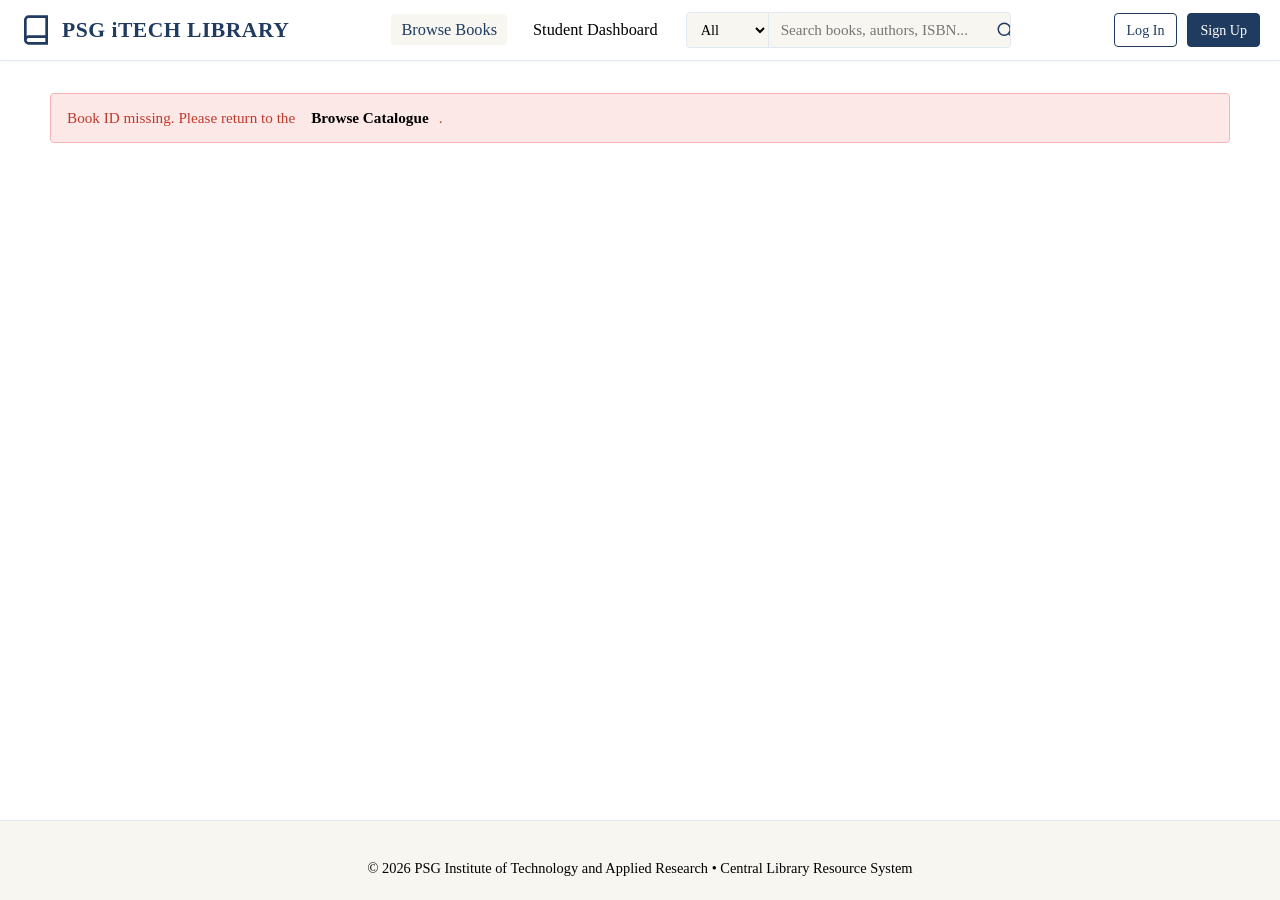
<file: target/psgitech-library/book-details.html>
<!DOCTYPE html>
<html lang="en">
<head>
    <meta charset="UTF-8">
    <meta name="viewport" content="width=device-width, initial-scale=1.0">
    <title>Book Details | PSG iTech Library</title>
    <link rel="stylesheet" href="css/library-theme.css">
</head>
<body>

    <!-- Global Navigation -->
    <header class="navbar">
        <div class="nav-container">
            <a href="index.html" class="nav-left">
                <svg class="logo-icon" viewBox="0 0 24 24" fill="none" stroke="currentColor" stroke-width="2">
                    <path d="M4 19.5A2.5 2.5 0 0 1 6.5 17H20"></path>
                    <path d="M6.5 2H20v20H6.5A2.5 2.5 0 0 1 4 19.5v-15A2.5 2.5 0 0 1 6.5 2z"></path>
                </svg>
                <span class="brand-text">PSG iTECH LIBRARY</span>
            </a>

            <div class="nav-middle">
                <ul class="nav-menu">
                    <li><a href="browse.html" class="active">Browse Books</a></li>
                    <li><a href="student-home.html" id="navDashboardLink">Student Dashboard</a></li>
                </ul>
                <form class="nav-search-form" id="navSearchForm">
                    <select class="nav-search-select" id="navSearchType">
                        <option value="all">All</option>
                        <option value="title">Title</option>
                        <option value="author">Author</option>
                        <option value="isbn">ISBN</option>
                    </select>
                    <input type="text" class="nav-search-input" id="navSearchInput" placeholder="Search books, authors, ISBN...">
                    <button type="submit" class="nav-search-btn">
                        <svg width="18" height="18" viewBox="0 0 24 24" fill="none" stroke="currentColor" stroke-width="2">
                            <circle cx="11" cy="11" r="8"></circle>
                            <line x1="21" y1="21" x2="16.65" y2="16.65"></line>
                        </svg>
                    </button>
                </form>
            </div>

            <div class="nav-right">
                <div class="nav-actions" id="navLoggedOut">
                    <a href="login.html" class="btn btn-secondary btn-sm">Log In</a>
                    <a href="register.html" class="btn btn-primary btn-sm">Sign Up</a>
                </div>
                <div class="nav-actions" id="navLoggedIn" style="display: none;">
                    <div class="profile-dropdown">
                        <button class="profile-trigger" id="profileTrigger">
                            <span class="avatar-icon" id="navAvatar">U</span>
                            <span id="navUsername">Account</span>
                        </button>
                        <div class="dropdown-menu" id="profileDropdownMenu">
                            <a href="profile.html" class="dropdown-item">My Profile</a>
                            <a href="manage-books.html" class="dropdown-item" id="navStaffManageLink" style="display: none;">Manage Books</a>
                            <div class="dropdown-divider"></div>
                            <a href="logout" class="dropdown-item" data-action="logout" style="color: var(--danger);">Log Out</a>
                        </div>
                    </div>
                </div>
            </div>
        </div>
    </header>

    <main class="main-content">
        <div class="container" style="margin-top: 32px;">
            <div id="bookDetailsContainer">
                <!-- Dynamically populated by books.js -->
                <div style="text-align: center; padding: 60px 20px;">
                    <p class="text-secondary" style="font-size: 1.1rem;">Loading book details from catalog...</p>
                </div>
            </div>
        </div>
    </main>

    <!-- Modal 1: Add Physical Copies (Staff only) -->
    <div class="modal-overlay" id="addCopiesModal">
        <div class="modal-container">
            <div class="modal-header">
                <h3 class="modal-title" style="margin: 0;">Add Physical Book Copies</h3>
                <button class="modal-close" onclick="closeModal('addCopiesModal')">&times;</button>
            </div>
            <form id="addCopiesForm">
                <div class="modal-body">
                    <div id="addCopiesAlert" class="alert" style="display: none;"></div>
                    <input type="hidden" id="addCopiesBookId" name="bookId">

                    <div class="form-group">
                        <label for="addCopiesCount" class="form-label">Number of Physical Copies to Add *</label>
                        <input type="number" id="addCopiesCount" name="numberOfCopies" class="form-control" min="1" max="50" value="1" required>
                        <small class="helper-text">Each copy will be automatically assigned a unique accession copy code (e.g. PSG-BK{id}-C{num}) and status AVAILABLE.</small>
                    </div>
                </div>
                <div class="modal-footer">
                    <button type="button" class="btn btn-secondary btn-sm" onclick="closeModal('addCopiesModal')">Cancel</button>
                    <button type="submit" class="btn btn-primary btn-sm">Generate Physical Copies</button>
                </div>
            </form>
        </div>
    </div>

    <!-- Modal 2: Edit Book Information (Staff only) -->
    <div class="modal-overlay" id="editBookModal">
        <div class="modal-container" style="max-width: 650px;">
            <div class="modal-header">
                <h3 class="modal-title" style="margin: 0;">Edit Book Metadata</h3>
                <button class="modal-close" onclick="closeModal('editBookModal')">&times;</button>
            </div>
            <form id="editBookForm">
                <div class="modal-body">
                    <div id="editBookAlert" class="alert" style="display: none;"></div>
                    <input type="hidden" id="editBookId" name="bookId">

                    <div class="form-group">
                        <label for="editTitle" class="form-label">Book Title *</label>
                        <input type="text" id="editTitle" name="title" class="form-control" required>
                    </div>

                    <div class="form-group row-2">
                        <div>
                            <label for="editAuthor" class="form-label">Author(s) *</label>
                            <input type="text" id="editAuthor" name="author" class="form-control" required>
                        </div>
                        <div>
                            <label for="editIsbn" class="form-label">ISBN (Immutable)</label>
                            <input type="text" id="editIsbn" name="isbn" class="form-control" disabled style="background-color: var(--background-warm);">
                        </div>
                    </div>

                    <div class="form-group row-2">
                        <div>
                            <label for="editPublisher" class="form-label">Publisher *</label>
                            <input type="text" id="editPublisher" name="publisher" class="form-control" required>
                        </div>
                        <div>
                            <label for="editEdition" class="form-label">Edition</label>
                            <input type="text" id="editEdition" name="edition" class="form-control" placeholder="e.g. 4th Edition">
                        </div>
                    </div>

                    <div class="form-group row-3">
                        <div>
                            <label for="editYear" class="form-label">Year *</label>
                            <input type="number" id="editYear" name="publicationYear" class="form-control" required>
                        </div>
                        <div>
                            <label for="editCategory" class="form-label">Category *</label>
                            <select id="editCategory" name="category" class="form-control" required>
                                <option value="Computer Science">Computer Science</option>
                                <option value="Programming">Programming</option>
                                <option value="Data Structures">Data Structures</option>
                                <option value="Artificial Intelligence">Artificial Intelligence</option>
                                <option value="Mathematics">Mathematics</option>
                                <option value="Electronics">Electronics</option>
                                <option value="General Knowledge">General Knowledge</option>
                                <option value="Fiction">Fiction</option>
                            </select>
                        </div>
                        <div>
                            <label for="editDepartment" class="form-label">Department *</label>
                            <select id="editDepartment" name="department" class="form-control" required>
                                <option value="CSE">CSE</option>
                                <option value="IT">IT</option>
                                <option value="ECE">ECE</option>
                                <option value="EEE">EEE</option>
                                <option value="MECH">MECH</option>
                                <option value="AI&DS">AI&DS</option>
                                <option value="CIVIL">CIVIL</option>
                                <option value="GENERAL">GENERAL</option>
                            </select>
                        </div>
                    </div>

                    <div class="form-group">
                        <label for="editCoverUrl" class="form-label">Cover Image URL</label>
                        <input type="url" id="editCoverUrl" name="coverImageUrl" class="form-control" placeholder="https://...">
                    </div>

                    <div class="form-group">
                        <label for="editDescription" class="form-label">Description / Abstract</label>
                        <textarea id="editDescription" name="description" class="form-control" rows="3"></textarea>
                    </div>
                </div>
                <div class="modal-footer">
                    <button type="button" class="btn btn-secondary btn-sm" onclick="closeModal('editBookModal')">Cancel</button>
                    <button type="submit" class="btn btn-primary btn-sm">Save Book Changes</button>
                </div>
            </form>
        </div>
    </div>

    <!-- Footer -->
    <footer class="footer">
        <div class="container text-secondary" style="text-align: center; font-size: 0.9rem;">
            <p>&copy; 2026 PSG Institute of Technology and Applied Research &bull; Central Library Resource System</p>
        </div>
    </footer>

    <script src="js/main.js"></script>
    <script src="js/auth.js"></script>
    <script src="js/books.js"></script>
    <script>
        document.addEventListener('DOMContentLoaded', function () {
            if (isStaffUser()) {
                const staffLink = document.getElementById('navStaffManageLink');
                if (staffLink) staffLink.style.display = 'block';
            }
        });
    </script>
</body>
</html>
</file>
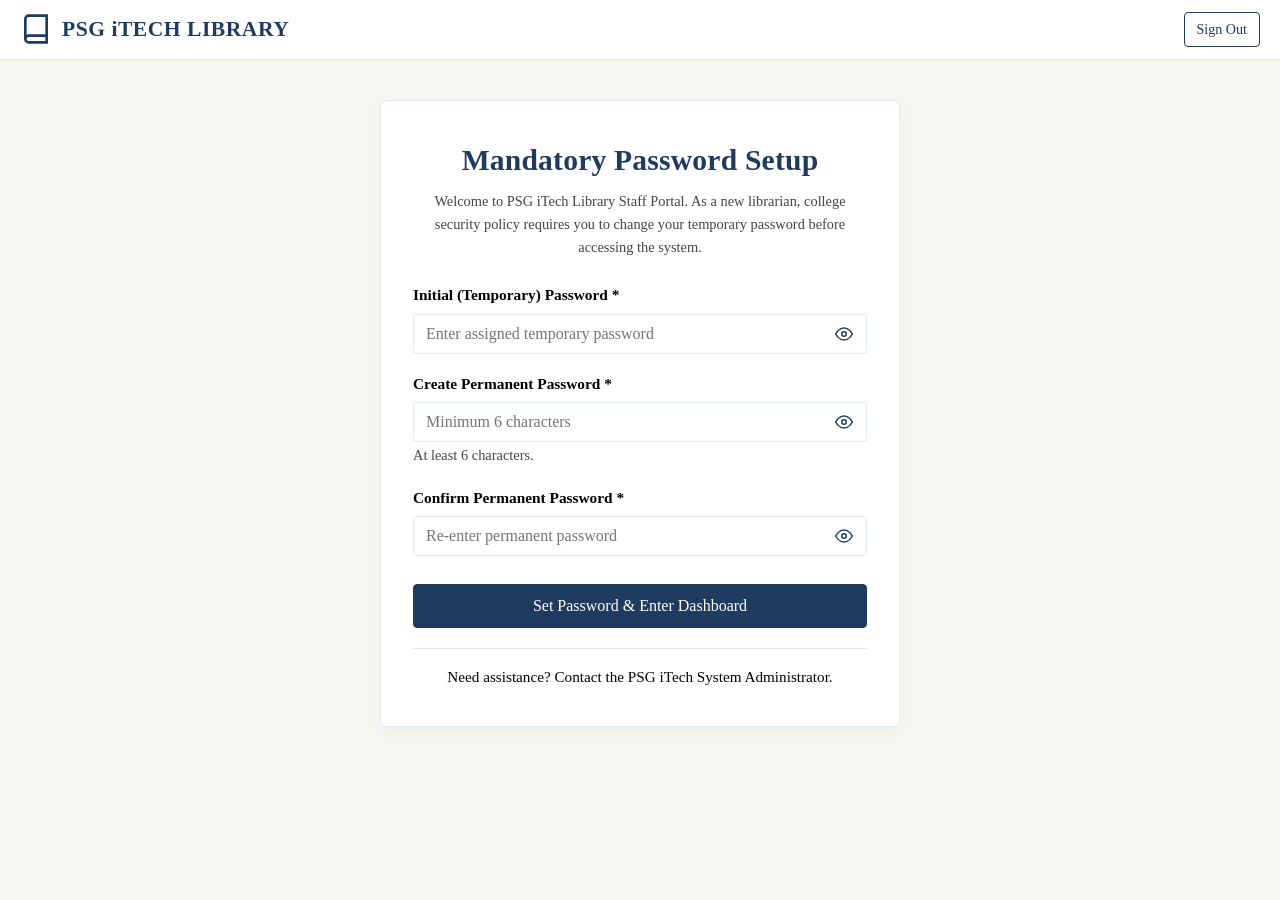
<file: target/psgitech-library/first-login-change-password.html>
<!DOCTYPE html>
<html lang="en">
<head>
    <meta charset="UTF-8">
    <meta name="viewport" content="width=device-width, initial-scale=1.0">
    <title>First Login Security Setup | PSG iTech Library</title>
    <link rel="stylesheet" href="css/library-theme.css">
</head>
<body style="background-color: var(--background-warm);">

    <!-- Header -->
    <header class="navbar">
        <div class="nav-container">
            <a href="index.html" class="nav-left">
                <svg class="logo-icon" viewBox="0 0 24 24" fill="none" stroke="currentColor" stroke-width="2">
                    <path d="M4 19.5A2.5 2.5 0 0 1 6.5 17H20"></path>
                    <path d="M6.5 2H20v20H6.5A2.5 2.5 0 0 1 4 19.5v-15A2.5 2.5 0 0 1 6.5 2z"></path>
                </svg>
                <span class="brand-text">PSG iTECH LIBRARY</span>
            </a>
            <div class="nav-right">
                <a href="logout" class="btn btn-secondary btn-sm" data-action="logout">Sign Out</a>
            </div>
        </div>
    </header>

    <main class="auth-wrapper">
        <div class="auth-card" style="max-width: 520px;">
            <div class="auth-header">
                <h2>Mandatory Password Setup</h2>
                <p class="text-secondary">Welcome to PSG iTech Library Staff Portal. As a new librarian, college security policy requires you to change your temporary password before accessing the system.</p>
            </div>

            <div id="firstLoginAlert" class="alert" style="display: none;"></div>

            <form id="firstLoginPasswordForm" method="POST" action="change-password">
                <div class="form-group">
                    <label for="initialPassword" class="form-label">Initial (Temporary) Password *</label>
                    <div class="password-input-wrapper">
                        <input type="password" id="initialPassword" name="currentPassword" class="form-control" placeholder="Enter assigned temporary password" required autocomplete="current-password">
                        <button type="button" class="toggle-password-btn" data-toggle-target="initialPassword" title="Show or hide password">
                            <svg width="18" height="18" viewBox="0 0 24 24" fill="none" stroke="currentColor" stroke-width="2">
                                <path d="M1 12s4-8 11-8 11 8 11 8-4 8-11 8-11-8-11-8z"></path>
                                <circle cx="12" cy="12" r="3"></circle>
                            </svg>
                        </button>
                    </div>
                </div>

                <div class="form-group">
                    <label for="newPassword" class="form-label">Create Permanent Password *</label>
                    <div class="password-input-wrapper">
                        <input type="password" id="newPassword" name="newPassword" class="form-control" placeholder="Minimum 6 characters" required autocomplete="new-password">
                        <button type="button" class="toggle-password-btn" data-toggle-target="newPassword" title="Show or hide password">
                            <svg width="18" height="18" viewBox="0 0 24 24" fill="none" stroke="currentColor" stroke-width="2">
                                <path d="M1 12s4-8 11-8 11 8 11 8-4 8-11 8-11-8-11-8z"></path>
                                <circle cx="12" cy="12" r="3"></circle>
                            </svg>
                        </button>
                    </div>
                    <small class="helper-text">At least 6 characters.</small>
                </div>

                <div class="form-group">
                    <label for="confirmNewPassword" class="form-label">Confirm Permanent Password *</label>
                    <div class="password-input-wrapper">
                        <input type="password" id="confirmNewPassword" name="confirmPassword" class="form-control" placeholder="Re-enter permanent password" required autocomplete="new-password">
                        <button type="button" class="toggle-password-btn" data-toggle-target="confirmNewPassword" title="Show or hide password">
                            <svg width="18" height="18" viewBox="0 0 24 24" fill="none" stroke="currentColor" stroke-width="2">
                                <path d="M1 12s4-8 11-8 11 8 11 8-4 8-11 8-11-8-11-8z"></path>
                                <circle cx="12" cy="12" r="3"></circle>
                            </svg>
                        </button>
                    </div>
                </div>

                <button type="submit" class="btn btn-primary btn-block" style="padding: 12px; margin-top: 10px;">Set Password &amp; Enter Dashboard</button>
            </form>

            <div class="auth-footer text-secondary">
                <p>Need assistance? Contact the PSG iTech System Administrator.</p>
            </div>
        </div>
    </main>

    <script src="js/auth.js"></script>
</body>
</html>
</file>
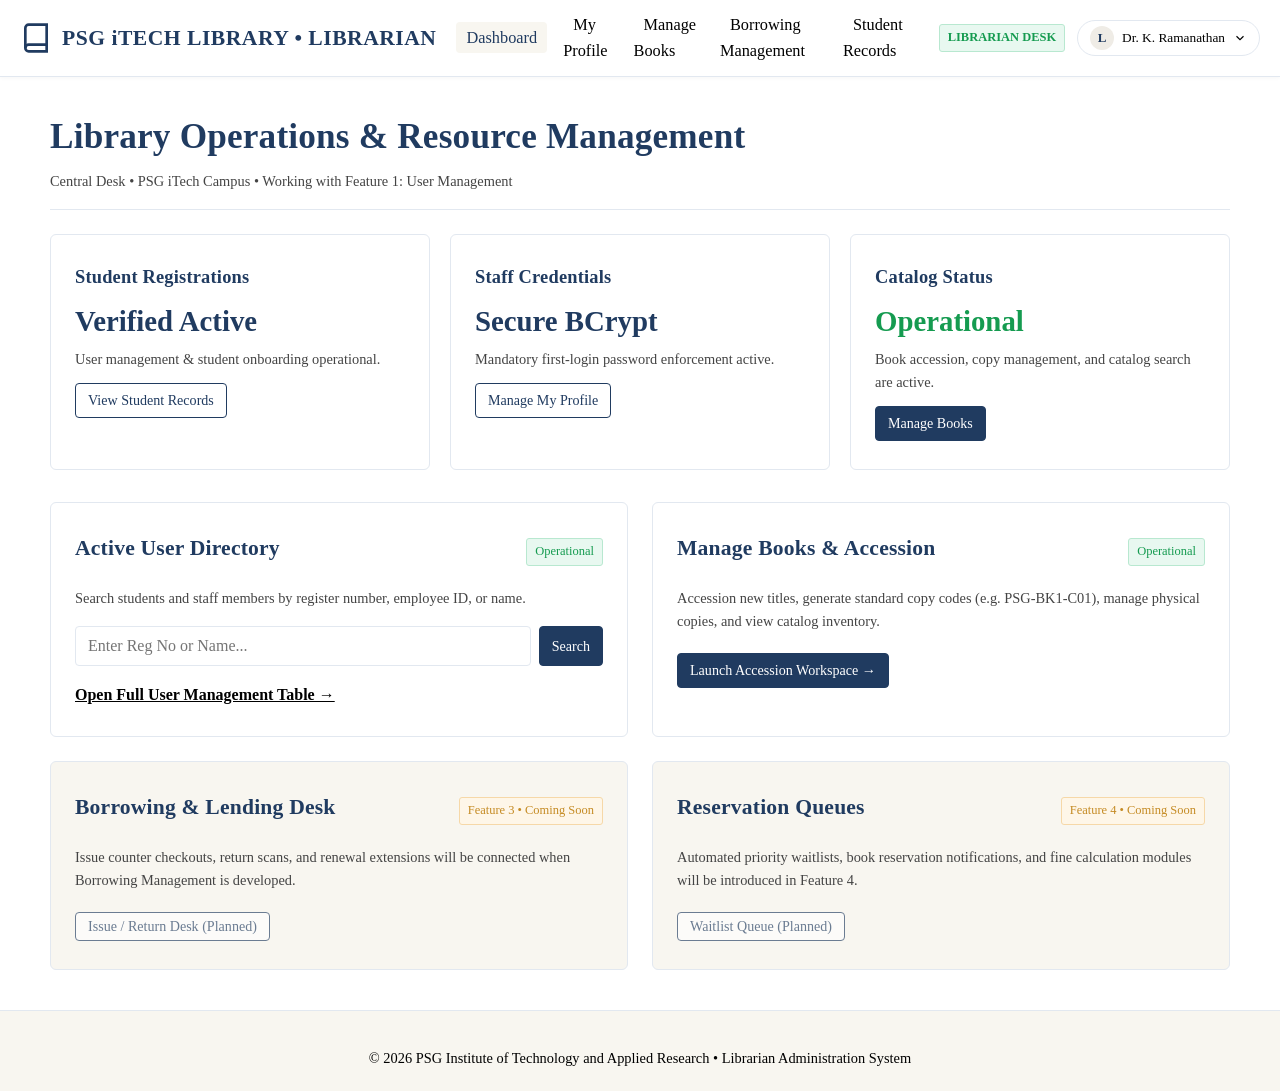
<file: target/psgitech-library/librarian-dashboard.html>
<!DOCTYPE html>
<html lang="en">
<head>
    <meta charset="UTF-8">
    <meta name="viewport" content="width=device-width, initial-scale=1.0">
    <title>Librarian Dashboard | PSG iTech Library</title>
    <link rel="stylesheet" href="css/library-theme.css">
</head>
<body>

    <!-- Global Navigation -->
    <header class="navbar">
        <div class="nav-container">
            <a href="librarian-dashboard.html" class="nav-left">
                <svg class="logo-icon" viewBox="0 0 24 24" fill="none" stroke="currentColor" stroke-width="2">
                    <path d="M4 19.5A2.5 2.5 0 0 1 6.5 17H20"></path>
                    <path d="M6.5 2H20v20H6.5A2.5 2.5 0 0 1 4 19.5v-15A2.5 2.5 0 0 1 6.5 2z"></path>
                </svg>
                <span class="brand-text">PSG iTECH LIBRARY &bull; LIBRARIAN</span>
            </a>

            <!-- Navigation Links -->
            <div class="nav-middle">
                <ul class="nav-menu">
                    <li><a href="librarian-dashboard.html" class="active">Dashboard</a></li>
                    <li><a href="profile.html">My Profile</a></li>
                    <li><a href="manage-books.html">Manage Books</a></li>
                    <li><a href="#borrowing" onclick="showComingSoon('Borrowing Management (Feature 3)')">Borrowing Management</a></li>
                    <li><a href="admin-users.html">Student Records</a></li>
                </ul>
            </div>

            <div class="nav-right">
                <span class="badge badge-available" style="font-weight: bold;">LIBRARIAN DESK</span>
                <div class="profile-dropdown">
                    <button class="profile-trigger" id="profileTrigger">
                        <span class="avatar-icon">L</span>
                        <span id="libNavName">Dr. K. Ramanathan</span>
                        <svg width="14" height="14" viewBox="0 0 24 24" fill="none" stroke="currentColor" stroke-width="2">
                            <polyline points="6 9 12 15 18 9"></polyline>
                        </svg>
                    </button>
                    <div class="dropdown-menu" id="profileDropdownMenu">
                        <div class="dropdown-header">Staff Portal</div>
                        <a href="profile.html" class="dropdown-item">My Profile</a>
                        <a href="profile.html#change-password" class="dropdown-item">Change Password</a>
                        <a href="admin-users.html" class="dropdown-item">User Directory</a>
                        <div class="dropdown-divider"></div>
                        <a href="logout" class="dropdown-item" data-action="logout" style="color: var(--danger);">Log Out</a>
                    </div>
                </div>
            </div>
        </div>
    </header>

    <main class="main-content">
        <div class="container" style="margin-top: 32px;">

            <!-- Header Banner -->
            <div style="border-bottom: 1px solid var(--border); padding-bottom: 16px; margin-bottom: 24px;">
                <h1 style="margin-bottom: 4px;">Library Operations &amp; Resource Management</h1>
                <p class="text-secondary">Central Desk &bull; PSG iTech Campus &bull; Working with Feature 1: User Management</p>
            </div>

            <!-- Functional Summary Badges -->
            <div style="display: grid; grid-template-columns: repeat(3, 1fr); gap: 20px; margin-bottom: 32px;">
                <div class="info-card">
                    <h4 style="margin-bottom: 6px;">Student Registrations</h4>
                    <div style="font-size: 1.8rem; font-weight: bold; color: var(--primary);">Verified Active</div>
                    <p class="text-secondary" style="font-size: 0.9rem; margin-top: 4px;">User management &amp; student onboarding operational.</p>
                    <a href="admin-users.html" class="btn btn-secondary btn-sm" style="margin-top: 12px;">View Student Records</a>
                </div>

                <div class="info-card">
                    <h4 style="margin-bottom: 6px;">Staff Credentials</h4>
                    <div style="font-size: 1.8rem; font-weight: bold; color: var(--primary);">Secure BCrypt</div>
                    <p class="text-secondary" style="font-size: 0.9rem; margin-top: 4px;">Mandatory first-login password enforcement active.</p>
                    <a href="profile.html" class="btn btn-secondary btn-sm" style="margin-top: 12px;">Manage My Profile</a>
                </div>

                <div class="info-card">
                    <h4 style="margin-bottom: 6px;">Catalog Status</h4>
                    <div style="font-size: 1.8rem; font-weight: bold; color: var(--success, #1B4D3E);">Operational</div>
                    <p class="text-secondary" style="font-size: 0.9rem; margin-top: 4px;">Book accession, copy management, and catalog search are active.</p>
                    <a href="manage-books.html" class="btn btn-primary btn-sm" style="margin-top: 12px;">Manage Books</a>
                </div>
            </div>

            <!-- Management Sections (Operational vs Coming Soon) -->
            <div style="display: grid; grid-template-columns: 1fr 1fr; gap: 24px;">
                <!-- Operational: User Directory Quick Search -->
                <div class="info-card">
                    <div style="display: flex; justify-content: space-between; align-items: center; margin-bottom: 14px;">
                        <h3>Active User Directory</h3>
                        <span class="badge badge-active">Operational</span>
                    </div>
                    <p class="text-secondary" style="margin-bottom: 16px;">Search students and staff members by register number, employee ID, or name.</p>
                    <div style="display: flex; gap: 8px;">
                        <input type="text" id="quickUserSearch" class="form-control" placeholder="Enter Reg No or Name...">
                        <button class="btn btn-primary btn-sm" onclick="handleQuickSearch()">Search</button>
                    </div>
                    <div style="margin-top: 16px;">
                        <a href="admin-users.html" style="font-weight: bold; text-decoration: underline;">Open Full User Management Table &rarr;</a>
                    </div>
                </div>

                <!-- Operational: Book Management -->
                <div class="info-card">
                    <div style="display: flex; justify-content: space-between; align-items: center; margin-bottom: 14px;">
                        <h3>Manage Books &amp; Accession</h3>
                        <span class="badge badge-active">Operational</span>
                    </div>
                    <p class="text-secondary" style="line-height: 1.6;">Accession new titles, generate standard copy codes (e.g. PSG-BK1-C01), manage physical copies, and view catalog inventory.</p>
                    <div style="margin-top: 20px;">
                        <a href="manage-books.html" class="btn btn-primary btn-sm">Launch Accession Workspace &rarr;</a>
                    </div>
                </div>

                <!-- Clean Coming Soon: Borrowing Management -->
                <div class="info-card" style="background-color: var(--background-warm);">
                    <div style="display: flex; justify-content: space-between; align-items: center; margin-bottom: 14px;">
                        <h3>Borrowing &amp; Lending Desk</h3>
                        <span class="badge badge-borrowed">Feature 3 &bull; Coming Soon</span>
                    </div>
                    <p class="text-secondary" style="line-height: 1.6;">Issue counter checkouts, return scans, and renewal extensions will be connected when Borrowing Management is developed.</p>
                    <div style="margin-top: 20px;">
                        <button class="btn btn-secondary btn-sm" disabled style="opacity: 0.65; cursor: not-allowed;">Issue / Return Desk (Planned)</button>
                    </div>
                </div>

                <!-- Clean Coming Soon: Queue Management -->
                <div class="info-card" style="background-color: var(--background-warm);">
                    <div style="display: flex; justify-content: space-between; align-items: center; margin-bottom: 14px;">
                        <h3>Reservation Queues</h3>
                        <span class="badge badge-borrowed">Feature 4 &bull; Coming Soon</span>
                    </div>
                    <p class="text-secondary" style="line-height: 1.6;">Automated priority waitlists, book reservation notifications, and fine calculation modules will be introduced in Feature 4.</p>
                    <div style="margin-top: 20px;">
                        <button class="btn btn-secondary btn-sm" disabled style="opacity: 0.65; cursor: not-allowed;">Waitlist Queue (Planned)</button>
                    </div>
                </div>
            </div>

        </div>
    </main>

    <!-- Footer -->
    <footer class="footer">
        <div class="container text-secondary" style="text-align: center; font-size: 0.9rem;">
            <p>&copy; 2026 PSG Institute of Technology and Applied Research &bull; Librarian Administration System</p>
        </div>
    </footer>

    <script src="js/main.js"></script>
    <script src="js/auth.js"></script>
    <script src="js/books.js"></script>
    <script>
        function showComingSoon(featureName) {
            alert(`"${featureName}" is planned for upcoming milestones. Feature 1: User Management is currently active and fully operational.`);
        }

        function handleQuickSearch() {
            const val = document.getElementById('quickUserSearch').value.trim();
            window.location.href = `admin-users.html?q=${encodeURIComponent(val)}`;
        }

        document.addEventListener('DOMContentLoaded', function () {
            const cached = sessionStorage.getItem('psgitech_user');
            if (cached) {
                try {
                    const u = JSON.parse(cached);
                    if (u && u.name) {
                        document.getElementById('libNavName').textContent = u.name;
                    }
                } catch (e) {}
            }
        });
    </script>
</body>
</html>
</file>
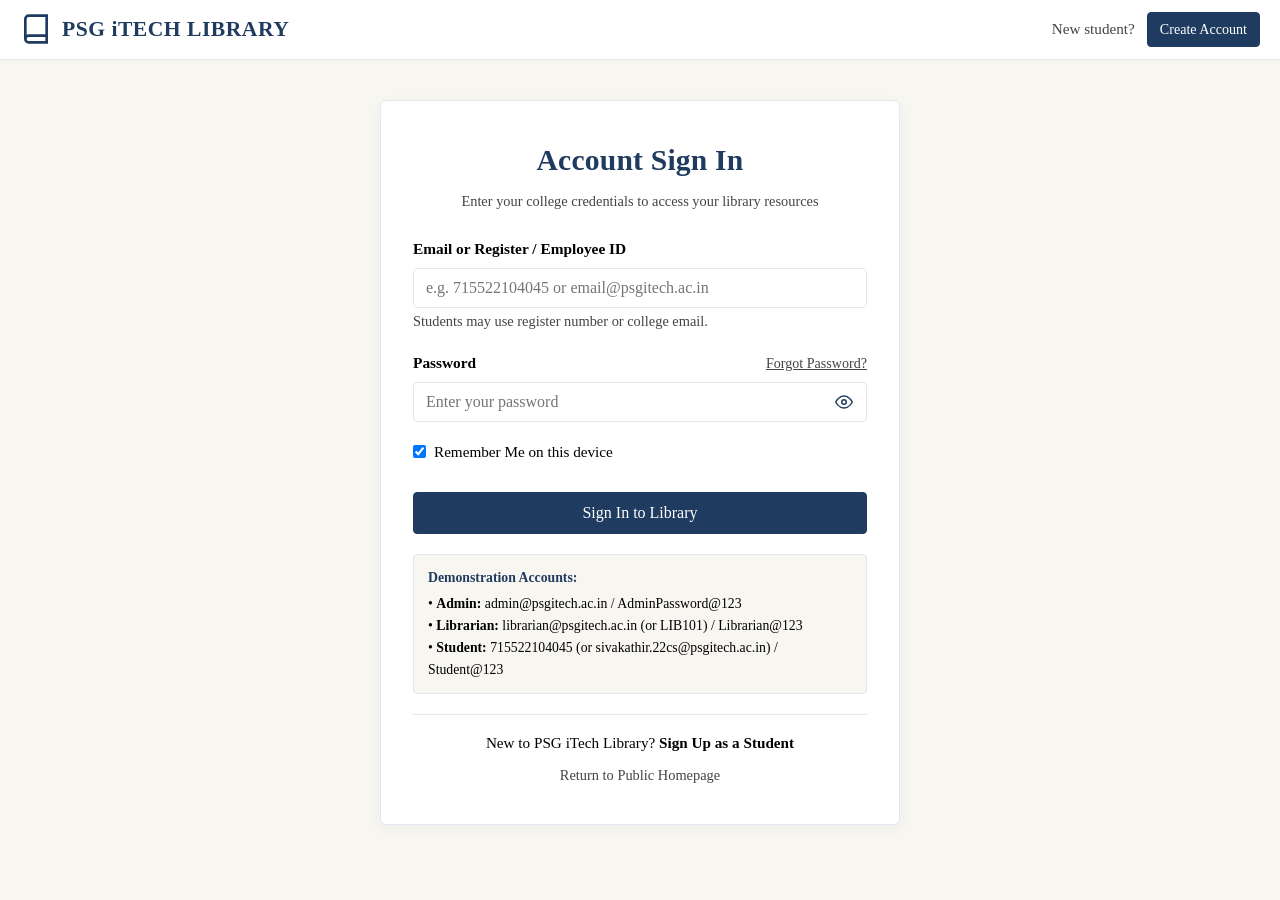
<file: target/psgitech-library/login.html>
<!DOCTYPE html>
<html lang="en">
<head>
    <meta charset="UTF-8">
    <meta name="viewport" content="width=device-width, initial-scale=1.0">
    <title>User Login | PSG iTech Library</title>
    <meta name="description" content="Sign in to your PSG iTech Library account. Access borrowed books, queues, and resource management.">
    <link rel="stylesheet" href="css/library-theme.css">
</head>
<body style="background-color: var(--background-warm);">

    <!-- Simple Header -->
    <header class="navbar">
        <div class="nav-container">
            <a href="index.html" class="nav-left">
                <svg class="logo-icon" viewBox="0 0 24 24" fill="none" stroke="currentColor" stroke-width="2">
                    <path d="M4 19.5A2.5 2.5 0 0 1 6.5 17H20"></path>
                    <path d="M6.5 2H20v20H6.5A2.5 2.5 0 0 1 4 19.5v-15A2.5 2.5 0 0 1 6.5 2z"></path>
                </svg>
                <span class="brand-text">PSG iTECH LIBRARY</span>
            </a>
            <div class="nav-right">
                <span class="text-secondary" style="font-size: 0.95rem;">New student?</span>
                <a href="register.html" class="btn btn-primary btn-sm">Create Account</a>
            </div>
        </div>
    </header>

    <!-- Login Card -->
    <main class="auth-wrapper">
        <div class="auth-card">
            <div class="auth-header">
                <h2>Account Sign In</h2>
                <p class="text-secondary">Enter your college credentials to access your library resources</p>
            </div>

            <!-- Dynamic Alert for Notifications -->
            <div id="loginAlert" class="alert" style="display: none;"></div>

            <form id="loginForm" method="POST" action="login">
                <div class="form-group">
                    <label for="loginKey" class="form-label">Email or Register / Employee ID</label>
                    <input type="text" id="loginKey" name="loginKey" class="form-control" placeholder="e.g. 715522104045 or email@psgitech.ac.in" required autocomplete="username">
                    <small class="helper-text">Students may use register number or college email.</small>
                </div>

                <div class="form-group">
                    <div style="display: flex; justify-content: space-between; align-items: center; margin-bottom: 6px;">
                        <label for="password" class="form-label" style="margin-bottom: 0;">Password</label>
                        <a href="javascript:void(0);" onclick="alert('For password resets, please contact the library circulation desk or email library@psgitech.ac.in.')" class="text-secondary" style="font-size: 0.88rem; text-decoration: underline;">Forgot Password?</a>
                    </div>
                    <div class="password-input-wrapper">
                        <input type="password" id="password" name="password" class="form-control" placeholder="Enter your password" required autocomplete="current-password">
                        <button type="button" class="toggle-password-btn" data-toggle-target="password" title="Show or hide password">
                            <svg width="18" height="18" viewBox="0 0 24 24" fill="none" stroke="currentColor" stroke-width="2">
                                <path d="M1 12s4-8 11-8 11 8 11 8-4 8-11 8-11-8-11-8z"></path>
                                <circle cx="12" cy="12" r="3"></circle>
                            </svg>
                        </button>
                    </div>
                </div>

                <div class="form-group" style="display: flex; align-items: center; justify-content: space-between; margin-top: 14px;">
                    <label class="form-checkbox-label">
                        <input type="checkbox" id="rememberMe" name="rememberMe" value="true" checked>
                        <span>Remember Me on this device</span>
                    </label>
                </div>

                <button type="submit" class="btn btn-primary btn-block" style="padding: 11px; margin-top: 10px;">Sign In to Library</button>
            </form>

            <!-- Test Credentials Hint for pair programming review -->
            <div style="background-color: var(--background-warm); border: 1px solid var(--border); padding: 12px 14px; border-radius: 4px; margin-top: 20px; font-size: 0.86rem;">
                <strong style="color: var(--primary); display: block; margin-bottom: 4px;">Demonstration Accounts:</strong>
                <div>&bull; <strong>Admin:</strong> admin@psgitech.ac.in / <code>AdminPassword@123</code></div>
                <div>&bull; <strong>Librarian:</strong> librarian@psgitech.ac.in (or <code>LIB101</code>) / <code>Librarian@123</code></div>
                <div>&bull; <strong>Student:</strong> 715522104045 (or <code>sivakathir.22cs@psgitech.ac.in</code>) / <code>Student@123</code></div>
            </div>

            <div class="auth-footer">
                <p>New to PSG iTech Library? <a href="register.html" style="font-weight: bold;">Sign Up as a Student</a></p>
                <div style="margin-top: 8px;">
                    <a href="index.html" class="text-secondary">Return to Public Homepage</a>
                </div>
            </div>
        </div>
    </main>

    <script src="js/auth.js"></script>
</body>
</html>
</file>
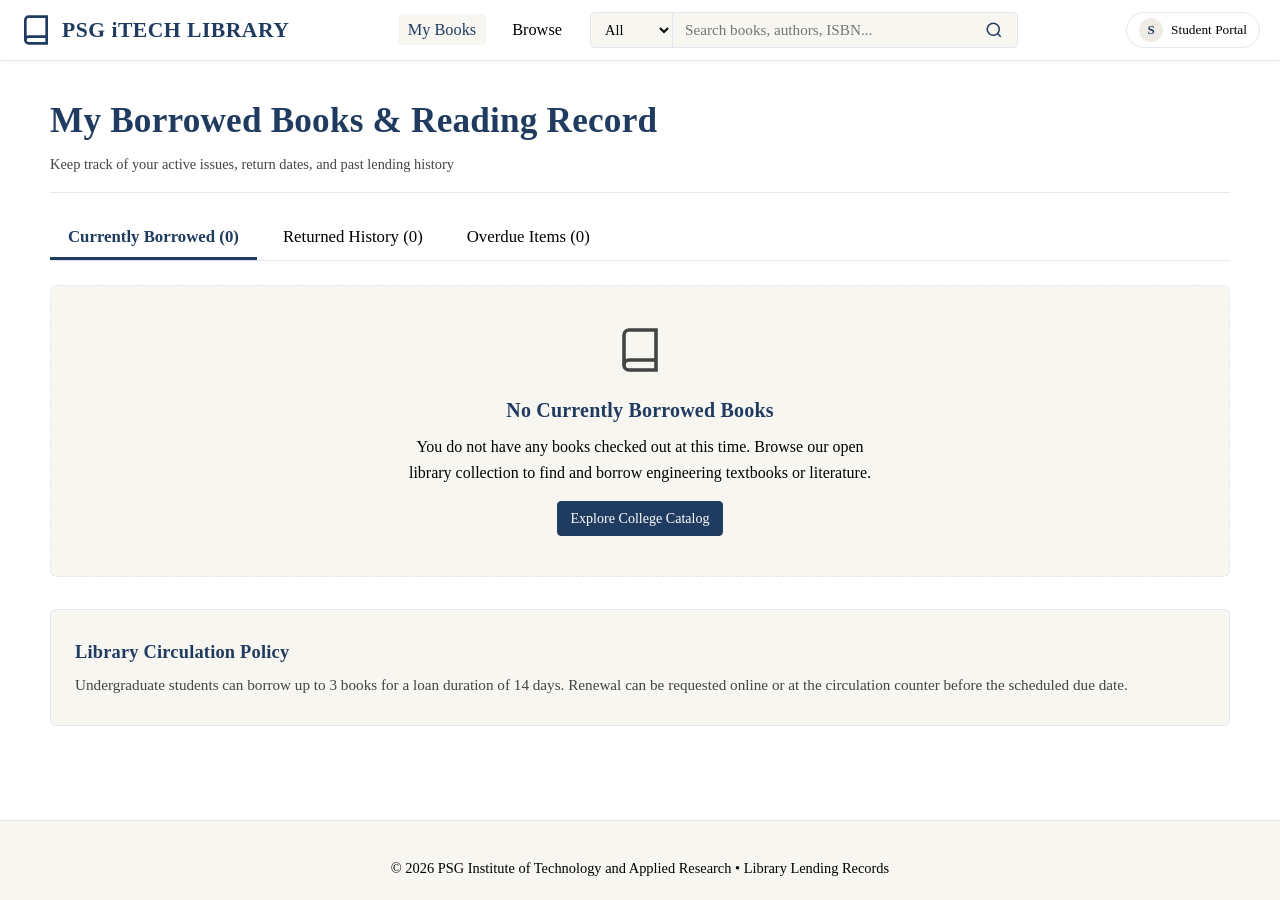
<file: target/psgitech-library/my-books.html>
<!DOCTYPE html>
<html lang="en">
<head>
    <meta charset="UTF-8">
    <meta name="viewport" content="width=device-width, initial-scale=1.0">
    <title>My Borrowed Books | PSG iTech Library</title>
    <link rel="stylesheet" href="css/library-theme.css">
</head>
<body>

    <!-- Global Navigation -->
    <header class="navbar">
        <div class="nav-container">
            <a href="index.html" class="nav-left">
                <svg class="logo-icon" viewBox="0 0 24 24" fill="none" stroke="currentColor" stroke-width="2">
                    <path d="M4 19.5A2.5 2.5 0 0 1 6.5 17H20"></path>
                    <path d="M6.5 2H20v20H6.5A2.5 2.5 0 0 1 4 19.5v-15A2.5 2.5 0 0 1 6.5 2z"></path>
                </svg>
                <span class="brand-text">PSG iTECH LIBRARY</span>
            </a>

            <div class="nav-middle">
                <ul class="nav-menu">
                    <li><a href="my-books.html" class="active">My Books</a></li>
                    <li><a href="browse.html">Browse</a></li>
                </ul>
                <form class="nav-search-form" id="navSearchForm">
                    <select class="nav-search-select" id="navSearchType">
                        <option value="all">All</option>
                        <option value="title">Title</option>
                        <option value="author">Author</option>
                        <option value="isbn">ISBN</option>
                    </select>
                    <input type="text" class="nav-search-input" id="navSearchInput" placeholder="Search books, authors, ISBN...">
                    <button type="submit" class="nav-search-btn">
                        <svg width="18" height="18" viewBox="0 0 24 24" fill="none" stroke="currentColor" stroke-width="2">
                            <circle cx="11" cy="11" r="8"></circle>
                            <line x1="21" y1="21" x2="16.65" y2="16.65"></line>
                        </svg>
                    </button>
                </form>
            </div>

            <div class="nav-right">
                <div class="profile-dropdown">
                    <button class="profile-trigger" id="profileTrigger">
                        <span class="avatar-icon">S</span>
                        <span id="navUsername">Student Portal</span>
                    </button>
                    <div class="dropdown-menu" id="profileDropdownMenu">
                        <a href="student-home.html" class="dropdown-item">My Dashboard</a>
                        <a href="profile.html" class="dropdown-item">My Profile</a>
                        <a href="my-books.html" class="dropdown-item active">My Books</a>
                        <div class="dropdown-divider"></div>
                        <a href="logout" class="dropdown-item" data-action="logout" style="color: var(--danger);">Log Out</a>
                    </div>
                </div>
            </div>
        </div>
    </header>

    <main class="main-content">
        <div class="container" style="margin-top: 32px;">

            <div style="border-bottom: 1px solid var(--border); padding-bottom: 16px; margin-bottom: 24px;">
                <h1 style="margin-bottom: 4px;">My Borrowed Books &amp; Reading Record</h1>
                <p class="text-secondary">Keep track of your active issues, return dates, and past lending history</p>
            </div>

            <!-- Tabs: Currently Borrowed, Returned, Overdue -->
            <div class="tabs-nav">
                <button class="tab-btn active" onclick="switchTab('tabCurrentlyBorrowed')">Currently Borrowed (0)</button>
                <button class="tab-btn" onclick="switchTab('tabReturned')">Returned History (0)</button>
                <button class="tab-btn" onclick="switchTab('tabOverdue')">Overdue Items (0)</button>
            </div>

            <!-- Tab 1: Currently Borrowed -->
            <div id="tabCurrentlyBorrowed" class="tab-content active">
                <div class="empty-state">
                    <svg class="empty-state-icon" viewBox="0 0 24 24" fill="none" stroke="currentColor" stroke-width="1.8">
                        <path d="M4 19.5A2.5 2.5 0 0 1 6.5 17H20"></path>
                        <path d="M6.5 2H20v20H6.5A2.5 2.5 0 0 1 4 19.5v-15A2.5 2.5 0 0 1 6.5 2z"></path>
                    </svg>
                    <h3 class="empty-state-title">No Currently Borrowed Books</h3>
                    <p class="empty-state-desc">You do not have any books checked out at this time. Browse our open library collection to find and borrow engineering textbooks or literature.</p>
                    <a href="browse.html" class="btn btn-primary btn-sm">Explore College Catalog</a>
                </div>
            </div>

            <!-- Tab 2: Returned History -->
            <div id="tabReturned" class="tab-content">
                <div class="empty-state">
                    <svg class="empty-state-icon" viewBox="0 0 24 24" fill="none" stroke="currentColor" stroke-width="1.8">
                        <polyline points="20 6 9 17 4 12"></polyline>
                    </svg>
                    <h3 class="empty-state-title">No Returned History Yet</h3>
                    <p class="empty-state-desc">All books you return to the circulation desk will be archived here for your academic reference.</p>
                    <a href="browse.html" class="btn btn-secondary btn-sm">Browse Books</a>
                </div>
            </div>

            <!-- Tab 3: Overdue Items -->
            <div id="tabOverdue" class="tab-content">
                <div class="empty-state" style="border-color: #F8B4B4; background-color: #FDF2F2;">
                    <svg class="empty-state-icon" viewBox="0 0 24 24" fill="none" stroke="var(--success)" stroke-width="1.8">
                        <circle cx="12" cy="12" r="10"></circle>
                        <polyline points="12 6 12 12 14 14"></polyline>
                    </svg>
                    <h3 class="empty-state-title" style="color: var(--success) !important;">All Clear &bull; No Overdue Items</h3>
                    <p class="empty-state-desc">You have zero overdue books and no pending library fines. Thank you for returning books on time!</p>
                </div>
            </div>

            <!-- Information Card -->
            <div class="info-card" style="margin-top: 32px; background-color: var(--background-warm);">
                <h4 style="margin-bottom: 6px;">Library Circulation Policy</h4>
                <p class="text-secondary" style="font-size: 0.95rem; line-height: 1.6;">
                    Undergraduate students can borrow up to 3 books for a loan duration of 14 days. Renewal can be requested online or at the circulation counter before the scheduled due date.
                </p>
            </div>

        </div>
    </main>

    <!-- Footer -->
    <footer class="footer">
        <div class="container text-secondary" style="text-align: center; font-size: 0.9rem;">
            <p>&copy; 2026 PSG Institute of Technology and Applied Research &bull; Library Lending Records</p>
        </div>
    </footer>

    <script src="js/main.js"></script>
    <script src="js/auth.js"></script>
    <script>
        function switchTab(tabId) {
            document.querySelectorAll('.tab-btn').forEach(btn => btn.classList.remove('active'));
            document.querySelectorAll('.tab-content').forEach(c => c.classList.remove('active'));

            const targetContent = document.getElementById(tabId);
            if (targetContent) targetContent.classList.add('active');

            if (event && event.target && event.target.classList.contains('tab-btn')) {
                event.target.classList.add('active');
            }
        }
    </script>
</body>
</html>
</file>
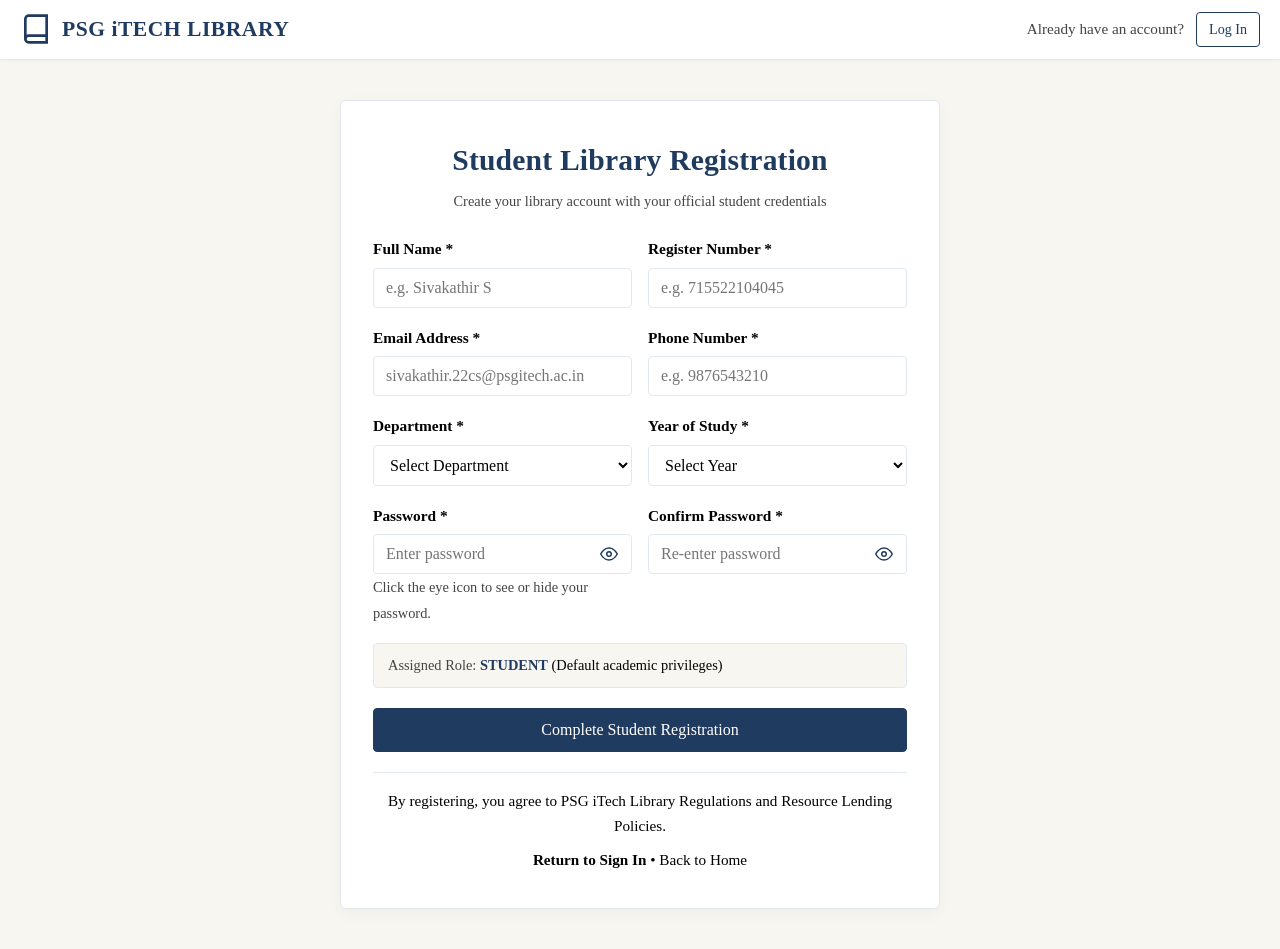
<file: target/psgitech-library/register.html>
<!DOCTYPE html>
<html lang="en">
<head>
    <meta charset="UTF-8">
    <meta name="viewport" content="width=device-width, initial-scale=1.0">
    <title>Student Registration | PSG iTech Library</title>
    <meta name="description" content="Register your student account with PSG iTech Library.">
    <link rel="stylesheet" href="css/library-theme.css">
</head>
<body style="background-color: var(--background-warm);">

    <!-- Simple Header -->
    <header class="navbar">
        <div class="nav-container">
            <a href="index.html" class="nav-left">
                <svg class="logo-icon" viewBox="0 0 24 24" fill="none" stroke="currentColor" stroke-width="2">
                    <path d="M4 19.5A2.5 2.5 0 0 1 6.5 17H20"></path>
                    <path d="M6.5 2H20v20H6.5A2.5 2.5 0 0 1 4 19.5v-15A2.5 2.5 0 0 1 6.5 2z"></path>
                </svg>
                <span class="brand-text">PSG iTECH LIBRARY</span>
            </a>
            <div class="nav-right">
                <span class="text-secondary" style="font-size: 0.95rem;">Already have an account?</span>
                <a href="login.html" class="btn btn-secondary btn-sm">Log In</a>
            </div>
        </div>
    </header>

    <!-- Registration Card -->
    <main class="auth-wrapper">
        <div class="auth-card" style="max-width: 600px;">
            <div class="auth-header">
                <h2>Student Library Registration</h2>
                <p class="text-secondary">Create your library account with your official student credentials</p>
            </div>

            <div id="registerAlert" class="alert" style="display: none;"></div>

            <form id="studentRegisterForm" method="POST" action="register">
                <!-- Row 1: Full Name & Register Number -->
                <div class="form-group row-2">
                    <div>
                        <label for="name" class="form-label">Full Name *</label>
                        <input type="text" id="name" name="name" class="form-control" placeholder="e.g. Sivakathir S" required autocomplete="name">
                    </div>
                    <div>
                        <label for="registerNumber" class="form-label">Register Number *</label>
                        <input type="text" id="registerNumber" name="registerNumber" class="form-control" placeholder="e.g. 715522104045" required autocomplete="username">
                    </div>
                </div>

                <!-- Row 2: Email & Phone -->
                <div class="form-group row-2">
                    <div>
                        <label for="email" class="form-label">Email Address *</label>
                        <input type="email" id="email" name="email" class="form-control" placeholder="sivakathir.22cs@psgitech.ac.in" required autocomplete="email">
                    </div>
                    <div>
                        <label for="phone" class="form-label">Phone Number *</label>
                        <input type="tel" id="phone" name="phone" class="form-control" placeholder="e.g. 9876543210" required autocomplete="tel">
                    </div>
                </div>

                <!-- Row 3: Department & Year of Study -->
                <div class="form-group row-2">
                    <div>
                        <label for="department" class="form-label">Department *</label>
                        <select id="department" name="department" class="form-control" required>
                            <option value="" disabled selected>Select Department</option>
                            <option value="CSE">Computer Science and Engineering (CSE)</option>
                            <option value="IT">Information Technology (IT)</option>
                            <option value="ECE">Electronics and Communication (ECE)</option>
                            <option value="EEE">Electrical and Electronics (EEE)</option>
                            <option value="MECH">Mechanical Engineering (MECH)</option>
                            <option value="AI&DS">Artificial Intelligence & Data Science (AI&DS)</option>
                            <option value="CIVIL">Civil Engineering (CIVIL)</option>
                        </select>
                    </div>
                    <div>
                        <label for="year" class="form-label">Year of Study *</label>
                        <select id="year" name="year" class="form-control" required>
                            <option value="" disabled selected>Select Year</option>
                            <option value="1">1st Year</option>
                            <option value="2">2nd Year</option>
                            <option value="3">3rd Year</option>
                            <option value="4">4th Year</option>
                        </select>
                    </div>
                </div>

                <!-- Row 4: Password & Confirm Password with Visibility Toggles -->
                <div class="form-group row-2">
                    <div>
                        <label for="password" class="form-label">Password *</label>
                        <div class="password-input-wrapper">
                            <input type="password" id="password" name="password" class="form-control" placeholder="Enter password" required autocomplete="new-password">
                            <button type="button" class="toggle-password-btn" data-toggle-target="password" title="Show or hide password">
                                <svg width="18" height="18" viewBox="0 0 24 24" fill="none" stroke="currentColor" stroke-width="2">
                                    <path d="M1 12s4-8 11-8 11 8 11 8-4 8-11 8-11-8-11-8z"></path>
                                    <circle cx="12" cy="12" r="3"></circle>
                                </svg>
                            </button>
                        </div>
                        <small class="helper-text">Click the eye icon to see or hide your password.</small>
                    </div>
                    <div>
                        <label for="confirmPassword" class="form-label">Confirm Password *</label>
                        <div class="password-input-wrapper">
                            <input type="password" id="confirmPassword" name="confirmPassword" class="form-control" placeholder="Re-enter password" required autocomplete="new-password">
                            <button type="button" class="toggle-password-btn" data-toggle-target="confirmPassword" title="Show or hide password">
                                <svg width="18" height="18" viewBox="0 0 24 24" fill="none" stroke="currentColor" stroke-width="2">
                                    <path d="M1 12s4-8 11-8 11 8 11 8-4 8-11 8-11-8-11-8z"></path>
                                    <circle cx="12" cy="12" r="3"></circle>
                                </svg>
                            </button>
                        </div>
                    </div>
                </div>

                <!-- Role Notice -->
                <div style="background-color: var(--background-warm); border: 1px solid var(--border); padding: 10px 14px; border-radius: 4px; margin-bottom: 20px; font-size: 0.9rem;">
                    <span class="text-secondary">Assigned Role:</span> <strong style="color: var(--primary);">STUDENT</strong> (Default academic privileges)
                </div>

                <button type="submit" class="btn btn-primary btn-block" style="padding: 12px;">Complete Student Registration</button>
            </form>

            <div class="auth-footer">
                <p>By registering, you agree to PSG iTech Library Regulations and Resource Lending Policies.</p>
                <div style="margin-top: 10px;">
                    <a href="login.html" style="font-weight: bold;">Return to Sign In</a> &bull;
                    <a href="index.html">Back to Home</a>
                </div>
            </div>
        </div>
    </main>

    <script src="js/auth.js"></script>
</body>
</html>
</file>
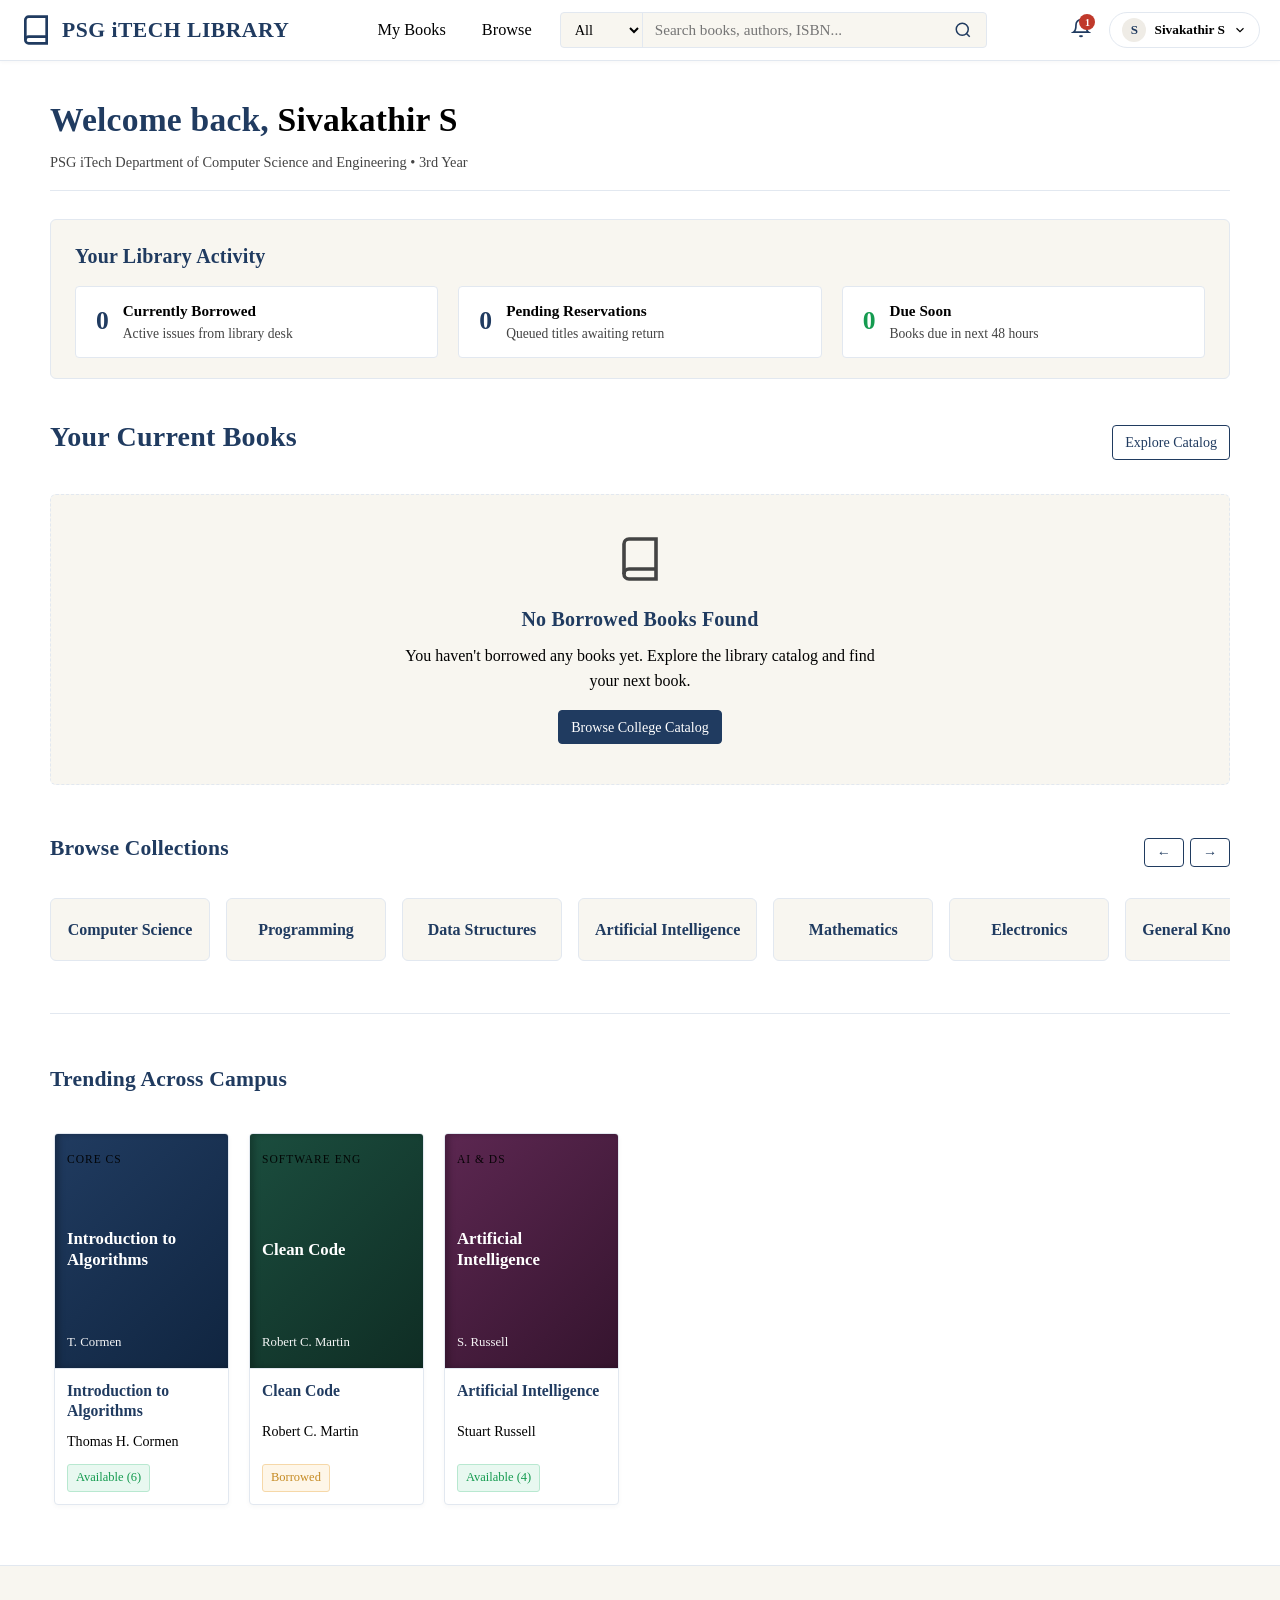
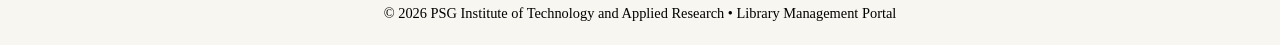
<file: target/psgitech-library/student-home.html>
<!DOCTYPE html>
<html lang="en">
<head>
    <meta charset="UTF-8">
    <meta name="viewport" content="width=device-width, initial-scale=1.0">
    <title>Student Portal | PSG iTech Library</title>
    <link rel="stylesheet" href="css/library-theme.css">
</head>
<body>

    <!-- Global Navigation -->
    <header class="navbar">
        <div class="nav-container">
            <a href="student-home.html" class="nav-left">
                <svg class="logo-icon" viewBox="0 0 24 24" fill="none" stroke="currentColor" stroke-width="2">
                    <path d="M4 19.5A2.5 2.5 0 0 1 6.5 17H20"></path>
                    <path d="M6.5 2H20v20H6.5A2.5 2.5 0 0 1 4 19.5v-15A2.5 2.5 0 0 1 6.5 2z"></path>
                </svg>
                <span class="brand-text">PSG iTECH LIBRARY</span>
            </a>

            <div class="nav-middle">
                <ul class="nav-menu">
                    <li><a href="my-books.html">My Books</a></li>
                    <li><a href="browse.html">Browse</a></li>
                </ul>
                <form class="nav-search-form" id="navSearchForm">
                    <select class="nav-search-select" id="navSearchType">
                        <option value="all">All</option>
                        <option value="title">Title</option>
                        <option value="author">Author</option>
                        <option value="isbn">ISBN</option>
                    </select>
                    <input type="text" class="nav-search-input" id="navSearchInput" placeholder="Search books, authors, ISBN...">
                    <button type="submit" class="nav-search-btn">
                        <svg width="18" height="18" viewBox="0 0 24 24" fill="none" stroke="currentColor" stroke-width="2">
                            <circle cx="11" cy="11" r="8"></circle>
                            <line x1="21" y1="21" x2="16.65" y2="16.65"></line>
                        </svg>
                    </button>
                </form>
            </div>

            <div class="nav-right">
                <button class="notification-bell" title="Notifications">
                    <svg width="20" height="20" viewBox="0 0 24 24" fill="none" stroke="currentColor" stroke-width="2">
                        <path d="M18 8A6 6 0 0 0 6 8c0 7-3 9-3 9h18s-3-2-3-9"></path>
                        <path d="M13.73 21a2 2 0 0 1-3.46 0"></path>
                    </svg>
                    <span class="notification-badge">1</span>
                </button>
                <div class="profile-dropdown">
                    <button class="profile-trigger" id="profileTrigger">
                        <span class="avatar-icon" id="studentAvatar">S</span>
                        <span id="studentNavName" style="font-weight: bold;">Sivakathir S</span>
                        <svg width="14" height="14" viewBox="0 0 24 24" fill="none" stroke="currentColor" stroke-width="2">
                            <polyline points="6 9 12 15 18 9"></polyline>
                        </svg>
                    </button>
                    <div class="dropdown-menu" id="profileDropdownMenu">
                        <div class="dropdown-header">Student Account</div>
                        <a href="profile.html" class="dropdown-item">My Profile</a>
                        <a href="profile.html#change-password" class="dropdown-item">Change Password</a>
                        <a href="my-books.html" class="dropdown-item">My Borrowed Books</a>
                        <div class="dropdown-divider"></div>
                        <a href="logout" class="dropdown-item" data-action="logout" style="color: var(--danger);">Log Out</a>
                    </div>
                </div>
            </div>
        </div>
    </header>

    <main class="main-content">
        <div class="container" style="margin-top: 32px;">
            <!-- Welcome Header -->
            <div style="border-bottom: 1px solid var(--border); padding-bottom: 16px; margin-bottom: 24px;">
                <h1 style="font-size: 2.1rem; margin-bottom: 4px;">Welcome back, <span id="studentWelcomeName">Sivakathir S</span></h1>
                <p class="text-secondary">PSG iTech Department of Computer Science and Engineering &bull; 3rd Year</p>
            </div>

            <!-- Compact Library Activity Section -->
            <section class="student-activity-banner">
                <h3 style="font-size: 1.25rem;">Your Library Activity</h3>
                <div class="activity-indicators-row">
                    <div class="activity-indicator">
                        <div class="indicator-number">0</div>
                        <div>
                            <div class="indicator-label" style="font-weight: bold;">Currently Borrowed</div>
                            <div class="text-secondary" style="font-size: 0.85rem;">Active issues from library desk</div>
                        </div>
                    </div>
                    <div class="activity-indicator">
                        <div class="indicator-number">0</div>
                        <div>
                            <div class="indicator-label" style="font-weight: bold;">Pending Reservations</div>
                            <div class="text-secondary" style="font-size: 0.85rem;">Queued titles awaiting return</div>
                        </div>
                    </div>
                    <div class="activity-indicator">
                        <div class="indicator-number" style="color: var(--success) !important;">0</div>
                        <div>
                            <div class="indicator-label" style="font-weight: bold;">Due Soon</div>
                            <div class="text-secondary" style="font-size: 0.85rem;">Books due in next 48 hours</div>
                        </div>
                    </div>
                </div>
            </section>

            <!-- Your Current Books Section -->
            <section style="margin: 36px 0;">
                <div class="section-header">
                    <h2>Your Current Books</h2>
                    <a href="browse.html" class="btn btn-secondary btn-sm">Explore Catalog</a>
                </div>

                <!-- Clean Empty State per Section 5 -->
                <div class="empty-state">
                    <svg class="empty-state-icon" viewBox="0 0 24 24" fill="none" stroke="currentColor" stroke-width="1.8">
                        <path d="M4 19.5A2.5 2.5 0 0 1 6.5 17H20"></path>
                        <path d="M6.5 2H20v20H6.5A2.5 2.5 0 0 1 4 19.5v-15A2.5 2.5 0 0 1 6.5 2z"></path>
                    </svg>
                    <h3 class="empty-state-title">No Borrowed Books Found</h3>
                    <p class="empty-state-desc">You haven't borrowed any books yet. Explore the library catalog and find your next book.</p>
                    <a href="browse.html" class="btn btn-primary btn-sm">Browse College Catalog</a>
                </div>
            </section>

            <!-- Browse Collections -->
            <section class="categories-section" style="border: none; padding-top: 10px;">
                <div class="section-header">
                    <h3>Browse Collections</h3>
                    <div style="display: flex; gap: 6px;">
                        <button class="btn btn-secondary btn-sm" data-scroll-target="studentCategoryScroll" data-scroll-dir="left">&larr;</button>
                        <button class="btn btn-secondary btn-sm" data-scroll-target="studentCategoryScroll" data-scroll-dir="right">&rarr;</button>
                    </div>
                </div>
                <div class="categories-scroll" id="studentCategoryScroll">
                    <a href="browse.html?category=Computer+Science" class="category-card">
                        <span class="category-name">Computer Science</span>
                    </a>
                    <a href="browse.html?category=Programming" class="category-card">
                        <span class="category-name">Programming</span>
                    </a>
                    <a href="browse.html?category=Data+Structures" class="category-card">
                        <span class="category-name">Data Structures</span>
                    </a>
                    <a href="browse.html?category=Artificial+Intelligence" class="category-card">
                        <span class="category-name">Artificial Intelligence</span>
                    </a>
                    <a href="browse.html?category=Mathematics" class="category-card">
                        <span class="category-name">Mathematics</span>
                    </a>
                    <a href="browse.html?category=Electronics" class="category-card">
                        <span class="category-name">Electronics</span>
                    </a>
                    <a href="browse.html?category=General+Knowledge" class="category-card">
                        <span class="category-name">General Knowledge</span>
                    </a>
                    <a href="browse.html?category=Fiction" class="category-card">
                        <span class="category-name">Fiction</span>
                    </a>
                </div>
            </section>

            <!-- Trending and Recommended Books -->
            <section class="featured-books-section" style="background: transparent; border-bottom: none; padding-bottom: 0;">
                <div class="book-shelf">
                    <div class="shelf-title">
                        <h3>Trending Across Campus</h3>
                    </div>
                    <div class="books-scroll-row" id="studentTrending">
                        <div class="book-card">
                            <div class="book-cover-container">
                                <div class="book-cover-mock" style="background: linear-gradient(135deg, #203B60 0%, #102540 100%);">
                                    <span class="mock-dept">Core CS</span>
                                    <span class="mock-title">Introduction to Algorithms</span>
                                    <span class="mock-author">T. Cormen</span>
                                </div>
                            </div>
                            <div class="book-info">
                                <div class="book-title">Introduction to Algorithms</div>
                                <div class="author-name">Thomas H. Cormen</div>
                                <div class="book-meta">
                                    <span class="badge badge-available">Available (6)</span>
                                </div>
                            </div>
                        </div>

                        <div class="book-card">
                            <div class="book-cover-container">
                                <div class="book-cover-mock" style="background: linear-gradient(135deg, #1B4D3E 0%, #0F2D24 100%);">
                                    <span class="mock-dept">Software Eng</span>
                                    <span class="mock-title">Clean Code</span>
                                    <span class="mock-author">Robert C. Martin</span>
                                </div>
                            </div>
                            <div class="book-info">
                                <div class="book-title">Clean Code</div>
                                <div class="author-name">Robert C. Martin</div>
                                <div class="book-meta">
                                    <span class="badge badge-borrowed">Borrowed</span>
                                </div>
                            </div>
                        </div>

                        <div class="book-card">
                            <div class="book-cover-container">
                                <div class="book-cover-mock" style="background: linear-gradient(135deg, #5C2751 0%, #35142E 100%);">
                                    <span class="mock-dept">AI & DS</span>
                                    <span class="mock-title">Artificial Intelligence</span>
                                    <span class="mock-author">S. Russell</span>
                                </div>
                            </div>
                            <div class="book-info">
                                <div class="book-title">Artificial Intelligence</div>
                                <div class="author-name">Stuart Russell</div>
                                <div class="book-meta">
                                    <span class="badge badge-available">Available (4)</span>
                                </div>
                            </div>
                        </div>
                    </div>
                </div>
            </section>
        </div>
    </main>

    <!-- Footer -->
    <footer class="footer">
        <div class="container text-secondary" style="text-align: center; font-size: 0.9rem;">
            <p>&copy; 2026 PSG Institute of Technology and Applied Research &bull; Library Management Portal</p>
        </div>
    </footer>

    <script src="js/main.js"></script>
    <script src="js/auth.js"></script>
    <script src="js/books.js"></script>
    <script>
        document.addEventListener('DOMContentLoaded', function () {
            // Populate student name from session or remembered storage
            const cached = sessionStorage.getItem('psgitech_user') || localStorage.getItem('psgitech_user');
            if (cached) {
                try {
                    const user = JSON.parse(cached);
                    if (user && user.name) {
                        const welcomeEl = document.getElementById('studentWelcomeName');
                        if (welcomeEl) welcomeEl.textContent = user.name;
                        const navNameEl = document.getElementById('studentNavName');
                        if (navNameEl) navNameEl.textContent = user.name;
                        const avatarEl = document.getElementById('studentAvatar');
                        if (avatarEl) avatarEl.textContent = user.name.charAt(0).toUpperCase();
                    }
                } catch (e) {}
            }
        });
    </script>
</body>
</html>
</file>
<file: target/psgitech-library/css/library-theme.css>
/* ==========================================================================
   PSG iTech Library - Design System & Master Stylesheet
   Strict Requirements:
   - Font: "Times New Roman", Times, serif everywhere
   - Headings: #203B60
   - Normal text: #000000
   - Secondary text: #444444
   - Backgrounds: #FFFFFF, #F8F6F0, #EFECE6
   - Borders: #E2E8F0
   - Status: #159B50 (Success), #C58B24 (Warning), #C0392B (Danger)
   ========================================================================== */

:root {
    --primary: #203B60;
    --primary-light: #344F70;
    --background: #FFFFFF;
    --background-warm: #F8F6F0;
    --background-secondary: #EFECE6;
    --text-primary: #000000;
    --text-secondary: #444444;
    --border: #E2E8F0;
    --success: #159B50;
    --warning: #C58B24;
    --danger: #C0392B;

    --font-primary: "Times New Roman", Times, serif;
}

/* Global Typography - Mandatory Times New Roman */
* {
    font-family: "Times New Roman", Times, serif !important;
    box-sizing: border-box;
    margin: 0;
    padding: 0;
}

body {
    background-color: var(--background);
    color: var(--text-primary);
    line-height: 1.6;
    font-size: 16px;
    min-height: 100vh;
    display: flex;
    flex-direction: column;
}

/* Heading Hierarchy - Strictly Navy Blue #203B60 */
h1, h2, h3, h4, h5, h6,
.section-title,
.hero-title,
.card-title,
.modal-title,
.page-title,
.table-title,
.welcome-msg {
    color: var(--primary) !important;
    font-weight: bold;
    letter-spacing: 0.2px;
}

h1 { font-size: 2.2rem; margin-bottom: 0.75rem; }
h2 { font-size: 1.75rem; margin-bottom: 0.65rem; }
h3 { font-size: 1.35rem; margin-bottom: 0.5rem; }
h4 { font-size: 1.15rem; margin-bottom: 0.4rem; }

/* Normal Text - Strictly Black #000000 */
p, span, label, td, th, input, select, textarea, a,
.nav-link, .book-title, .author-name, .form-label, .table-text {
    color: var(--text-primary);
}

/* Secondary Information - Strictly Dark Grey #444444 */
.text-secondary,
.text-muted,
.date,
.helper-text,
.meta-info,
.sub-caption,
.edition-text {
    color: var(--text-secondary) !important;
    font-size: 0.9rem;
}

/* Common Links */
a {
    text-decoration: none;
    transition: color 0.2s ease;
}

a:hover {
    color: var(--primary-light);
}

/* Layout Containers */
.container {
    width: 100%;
    max-width: 1220px;
    margin: 0 auto;
    padding: 0 20px;
}

.main-content {
    flex: 1;
    padding-bottom: 40px;
}

/* ==========================================================================
   Navigation Bar
   ========================================================================== */
.navbar {
    background-color: #FFFFFF;
    border-bottom: 1px solid var(--border);
    position: sticky;
    top: 0;
    z-index: 1000;
    box-shadow: 0 1px 4px rgba(0, 0, 0, 0.04);
}

.nav-container {
    display: flex;
    align-items: center;
    justify-content: space-between;
    padding: 12px 20px;
    max-width: 1280px;
    margin: 0 auto;
    gap: 20px;
}

.nav-left {
    display: flex;
    align-items: center;
    gap: 10px;
    text-decoration: none;
    flex-shrink: 0;
}

.logo-icon {
    width: 32px;
    height: 32px;
    color: var(--primary);
}

.brand-text {
    font-size: 1.35rem;
    font-weight: bold;
    color: var(--primary) !important;
    letter-spacing: 0.5px;
}

.nav-middle {
    display: flex;
    align-items: center;
    gap: 18px;
    flex: 1;
    max-width: 620px;
}

.nav-menu {
    display: flex;
    align-items: center;
    gap: 16px;
    list-style: none;
}

.nav-menu a {
    color: var(--text-primary);
    font-size: 1.02rem;
    font-weight: 500;
    padding: 6px 10px;
    border-radius: 4px;
    transition: background-color 0.2s ease, color 0.2s ease;
}

.nav-menu a:hover,
.nav-menu a.active {
    background-color: var(--background-warm);
    color: var(--primary);
}

/* Search Bar in Navbar */
.nav-search-form {
    display: flex;
    align-items: center;
    flex: 1;
    background-color: var(--background-warm);
    border: 1px solid var(--border);
    border-radius: 4px;
    overflow: hidden;
}

.nav-search-select {
    border: none;
    background: transparent;
    padding: 8px 10px;
    font-size: 0.9rem;
    border-right: 1px solid var(--border);
    outline: none;
    cursor: pointer;
}

.nav-search-input {
    border: none;
    background: transparent;
    padding: 8px 12px;
    font-size: 0.95rem;
    flex: 1;
    outline: none;
    color: var(--text-primary);
}

.nav-search-btn {
    border: none;
    background: transparent;
    padding: 8px 14px;
    cursor: pointer;
    color: var(--primary);
    display: flex;
    align-items: center;
    justify-content: center;
}

.nav-search-btn:hover {
    background-color: rgba(32, 59, 96, 0.08);
}

/* Nav Right Section */
.nav-right {
    display: flex;
    align-items: center;
    gap: 12px;
    flex-shrink: 0;
}

.nav-actions {
    display: flex;
    align-items: center;
    gap: 10px;
}

.notification-bell {
    background: transparent;
    border: none;
    cursor: pointer;
    padding: 6px;
    color: var(--primary);
    position: relative;
    border-radius: 50%;
}

.notification-badge {
    position: absolute;
    top: 2px;
    right: 2px;
    background-color: var(--danger);
    color: #FFFFFF !important;
    font-size: 10px;
    font-weight: bold;
    border-radius: 50%;
    width: 16px;
    height: 16px;
    display: flex;
    align-items: center;
    justify-content: center;
}

/* Profile Dropdown */
.profile-dropdown {
    position: relative;
}

.profile-trigger {
    display: flex;
    align-items: center;
    gap: 8px;
    background: transparent;
    border: 1px solid var(--border);
    padding: 5px 12px;
    border-radius: 20px;
    cursor: pointer;
    color: var(--text-primary);
}

.profile-trigger:hover {
    background-color: var(--background-warm);
}

.avatar-icon {
    width: 24px;
    height: 24px;
    border-radius: 50%;
    background-color: var(--background-secondary);
    color: var(--primary);
    display: flex;
    align-items: center;
    justify-content: center;
    font-size: 13px;
    font-weight: bold;
}

.dropdown-menu {
    position: absolute;
    top: 110%;
    right: 0;
    background-color: #FFFFFF;
    border: 1px solid var(--border);
    box-shadow: 0 4px 12px rgba(0, 0, 0, 0.08);
    border-radius: 4px;
    min-width: 190px;
    display: none;
    flex-direction: column;
    padding: 6px 0;
    z-index: 1001;
}

.dropdown-menu.show {
    display: flex;
}

.dropdown-header {
    padding: 8px 16px;
    border-bottom: 1px solid var(--border);
    font-weight: bold;
    color: var(--primary) !important;
    font-size: 0.95rem;
}

.dropdown-item {
    padding: 8px 16px;
    color: var(--text-primary);
    display: block;
    font-size: 0.95rem;
}

.dropdown-item:hover {
    background-color: var(--background-warm);
    color: var(--primary);
}

.dropdown-divider {
    height: 1px;
    background-color: var(--border);
    margin: 4px 0;
}

/* Mobile Nav Toggle */
.nav-toggle {
    display: none;
    background: transparent;
    border: none;
    cursor: pointer;
    color: var(--primary);
    padding: 6px;
}

/* ==========================================================================
   Buttons
   ========================================================================== */
.btn {
    display: inline-flex;
    align-items: center;
    justify-content: center;
    gap: 8px;
    padding: 8px 18px;
    border-radius: 4px;
    font-size: 1rem;
    font-weight: 500;
    cursor: pointer;
    transition: all 0.2s ease;
    text-decoration: none;
    border: 1px solid transparent;
}

.btn-primary {
    background-color: var(--primary);
    color: #FFFFFF !important;
    border-color: var(--primary);
}

.btn-primary:hover {
    background-color: var(--primary-light);
    border-color: var(--primary-light);
    color: #FFFFFF !important;
}

.btn-secondary {
    background-color: #FFFFFF;
    color: var(--primary) !important;
    border-color: var(--primary);
}

.btn-secondary:hover {
    background-color: var(--background-warm);
    color: var(--primary) !important;
}

.btn-danger {
    background-color: var(--danger);
    color: #FFFFFF !important;
    border-color: var(--danger);
}

.btn-danger:hover {
    background-color: #A93226;
    color: #FFFFFF !important;
}

.btn-sm {
    padding: 5px 12px;
    font-size: 0.88rem;
}

.btn-block {
    width: 100%;
}

/* ==========================================================================
   Public Homepage Sections
   ========================================================================== */
/* Section 1: Hero Banner */
.hero-section {
    background-color: #FFFFFF;
    padding: 48px 0;
    border-bottom: 1px solid var(--border);
}

.hero-grid {
    display: grid;
    grid-template-columns: 1.15fr 0.85fr;
    gap: 40px;
    align-items: center;
}

.hero-content {
    display: flex;
    flex-direction: column;
    gap: 16px;
}

.hero-title {
    font-size: 2.6rem;
    line-height: 1.2;
    margin-bottom: 6px;
}

.hero-desc {
    font-size: 1.15rem;
    color: var(--text-primary);
    margin-bottom: 16px;
}

.hero-search-box {
    display: flex;
    background-color: var(--background-warm);
    border: 1px solid var(--border);
    border-radius: 4px;
    padding: 4px;
    box-shadow: 0 2px 6px rgba(0, 0, 0, 0.03);
}

.hero-search-input {
    flex: 1;
    border: none;
    background: transparent;
    padding: 10px 14px;
    font-size: 1.05rem;
    outline: none;
}

.hero-search-btn {
    padding: 10px 24px;
}

.hero-quick-links {
    display: flex;
    align-items: center;
    gap: 10px;
    margin-top: 8px;
    font-size: 0.95rem;
}

.hero-visual {
    position: relative;
    display: flex;
    justify-content: center;
    align-items: center;
}

.hero-card {
    background-color: var(--background-warm);
    border: 1px solid var(--border);
    border-radius: 6px;
    padding: 24px;
    box-shadow: 0 6px 16px rgba(0, 0, 0, 0.04);
    width: 100%;
    max-width: 440px;
}

.hero-illustration {
    width: 100%;
    height: 220px;
    border-radius: 4px;
    background: linear-gradient(135deg, #EFECE6 0%, #F8F6F0 100%);
    border: 1px solid var(--border);
    display: flex;
    flex-direction: column;
    align-items: center;
    justify-content: center;
    padding: 20px;
    text-align: center;
}

/* Section 2: Library Information Cards */
.info-section {
    padding: 44px 0;
    background-color: #FFFFFF;
}

.info-cards-grid {
    display: grid;
    grid-template-columns: repeat(3, 1fr);
    gap: 24px;
}

.info-card {
    background-color: #FFFFFF;
    border: 1px solid var(--border);
    border-radius: 6px;
    padding: 28px 24px;
    transition: transform 0.2s ease, box-shadow 0.2s ease;
}

.info-card:hover {
    transform: translateY(-2px);
    box-shadow: 0 4px 12px rgba(32, 59, 96, 0.06);
    border-color: #CBD5E1;
}

.info-card-icon {
    width: 44px;
    height: 44px;
    border-radius: 4px;
    background-color: var(--background-warm);
    color: var(--primary);
    display: flex;
    align-items: center;
    justify-content: center;
    margin-bottom: 16px;
    border: 1px solid var(--border);
}

.info-card-title {
    font-size: 1.25rem;
    margin-bottom: 10px;
}

.info-card-desc {
    color: var(--text-primary);
    font-size: 0.98rem;
    line-height: 1.5;
}

/* Section 3: Browse the Collections (Horizontal Scrolling) */
.categories-section {
    padding: 40px 0;
    background-color: var(--background);
    border-top: 1px solid var(--border);
}

.section-header {
    display: flex;
    align-items: center;
    justify-content: space-between;
    margin-bottom: 24px;
}

.categories-scroll {
    display: flex;
    gap: 16px;
    overflow-x: auto;
    padding-bottom: 12px;
    scrollbar-width: thin;
    scrollbar-color: #CBD5E1 transparent;
}

.categories-scroll::-webkit-scrollbar {
    height: 6px;
}

.categories-scroll::-webkit-scrollbar-thumb {
    background-color: #CBD5E1;
    border-radius: 3px;
}

.category-card {
    min-width: 160px;
    background-color: var(--background-warm);
    border: 1px solid var(--border);
    border-radius: 6px;
    padding: 18px 16px;
    text-align: center;
    display: flex;
    flex-direction: column;
    align-items: center;
    gap: 12px;
    text-decoration: none;
    transition: all 0.2s ease;
    flex-shrink: 0;
}

.category-card:hover {
    background-color: #FFFFFF;
    border-color: var(--primary);
    transform: translateY(-2px);
    box-shadow: 0 4px 10px rgba(0, 0, 0, 0.05);
}

.category-icon {
    width: 42px;
    height: 42px;
    color: var(--primary);
}

.category-name {
    font-size: 1rem;
    font-weight: bold;
    color: var(--primary) !important;
}

/* Section 4: Featured Books (Warm Off-White Background #F8F6F0) */
.featured-books-section {
    background-color: var(--background-warm);
    padding: 48px 0;
    border-top: 1px solid var(--border);
    border-bottom: 1px solid var(--border);
}

.book-shelf {
    margin-bottom: 44px;
}

.book-shelf:last-child {
    margin-bottom: 0;
}

.shelf-title {
    font-size: 1.45rem;
    margin-bottom: 18px;
    display: flex;
    align-items: center;
    justify-content: space-between;
}

.books-scroll-row {
    display: flex;
    gap: 20px;
    overflow-x: auto;
    padding: 10px 4px 20px 4px;
    scrollbar-width: thin;
    scrollbar-color: #CBD5E1 transparent;
}

.books-scroll-row::-webkit-scrollbar {
    height: 6px;
}

.books-scroll-row::-webkit-scrollbar-thumb {
    background-color: #CBD5E1;
    border-radius: 3px;
}

/* Book Card - Open Library Academic Styling */
.book-card {
    width: 175px;
    background-color: #FFFFFF;
    border: 1px solid var(--border);
    border-radius: 4px;
    overflow: hidden;
    display: flex;
    flex-direction: column;
    flex-shrink: 0;
    transition: transform 0.2s ease, box-shadow 0.2s ease;
    box-shadow: 0 2px 5px rgba(0, 0, 0, 0.03);
}

.book-card:hover {
    transform: translateY(-3px);
    box-shadow: 0 6px 14px rgba(32, 59, 96, 0.09);
    border-color: #CBD5E1;
}

.book-cover-container {
    width: 100%;
    height: 235px;
    position: relative;
    display: flex;
    align-items: center;
    justify-content: center;
    border-bottom: 1px solid var(--border);
    overflow: hidden;
    background: #EFECE6;
}

.book-cover-mock {
    width: 100%;
    height: 100%;
    padding: 16px 12px;
    display: flex;
    flex-direction: column;
    justify-content: space-between;
    color: #FFFFFF;
    position: relative;
    box-shadow: inset 4px 0 6px rgba(0, 0, 0, 0.25);
}

.book-cover-mock .mock-dept {
    font-size: 0.72rem;
    text-transform: uppercase;
    letter-spacing: 1px;
    opacity: 0.9;
}

.book-cover-mock .mock-title {
    font-size: 1.05rem;
    font-weight: bold;
    line-height: 1.25;
    color: #FFFFFF !important;
}

.book-cover-mock .mock-author {
    font-size: 0.8rem;
    opacity: 0.95;
    color: #FFFFFF !important;
}

.book-info {
    padding: 12px;
    display: flex;
    flex-direction: column;
    flex: 1;
    justify-content: space-between;
    gap: 8px;
}

.book-title {
    font-size: 0.98rem;
    font-weight: bold;
    color: var(--primary) !important;
    line-height: 1.3;
    display: -webkit-box;
    -webkit-line-clamp: 2;
    -webkit-box-orient: vertical;
    overflow: hidden;
}

.author-name {
    font-size: 0.88rem;
    color: var(--text-primary);
    white-space: nowrap;
    overflow: hidden;
    text-overflow: ellipsis;
}

.book-meta {
    display: flex;
    align-items: center;
    justify-content: space-between;
    margin-top: 4px;
}

/* Status Badges */
.badge {
    display: inline-block;
    padding: 3px 8px;
    font-size: 0.78rem;
    font-weight: 500;
    border-radius: 3px;
    text-align: center;
}

.badge-available {
    background-color: #E8F8F0;
    color: var(--success) !important;
    border: 1px solid #B8E8D0;
}

.badge-borrowed {
    background-color: #FEF6E8;
    color: var(--warning) !important;
    border: 1px solid #F6D8A8;
}

.badge-reserved {
    background-color: #FDE8E8;
    color: var(--danger) !important;
    border: 1px solid #F8B4B4;
}

.badge-active {
    background-color: #E8F8F0;
    color: var(--success) !important;
    border: 1px solid #B8E8D0;
}

.badge-inactive {
    background-color: #FDE8E8;
    color: var(--danger) !important;
    border: 1px solid #F8B4B4;
}

.badge-role {
    background-color: #EBF1F7;
    color: var(--primary) !important;
    border: 1px solid #D0DFEE;
}

/* ==========================================================================
   Student Activity (Compact Indicators)
   ========================================================================== */
.student-activity-banner {
    background-color: var(--background-warm);
    border: 1px solid var(--border);
    border-radius: 6px;
    padding: 20px 24px;
    margin: 28px 0;
}

.activity-indicators-row {
    display: flex;
    gap: 20px;
    margin-top: 14px;
}

.activity-indicator {
    background-color: #FFFFFF;
    border: 1px solid var(--border);
    border-radius: 4px;
    padding: 12px 20px;
    display: flex;
    align-items: center;
    gap: 14px;
    flex: 1;
}

.indicator-number {
    font-size: 1.6rem;
    font-weight: bold;
    color: var(--primary) !important;
}

.indicator-label {
    font-size: 0.95rem;
    color: var(--text-primary);
}

/* Clean Empty State */
.empty-state {
    text-align: center;
    padding: 40px 20px;
    background-color: var(--background-warm);
    border: 1px dashed var(--border);
    border-radius: 6px;
    margin: 20px 0;
}

.empty-state-icon {
    width: 48px;
    height: 48px;
    color: var(--text-secondary);
    margin-bottom: 12px;
}

.empty-state-title {
    font-size: 1.25rem;
    margin-bottom: 8px;
}

.empty-state-desc {
    color: var(--text-primary);
    max-width: 480px;
    margin: 0 auto 16px auto;
}

/* ==========================================================================
   Forms: Login, Register, Profile, Librarian Setup
   ========================================================================== */
.auth-wrapper {
    display: flex;
    justify-content: center;
    align-items: center;
    padding: 40px 16px;
}

.auth-card {
    width: 100%;
    max-width: 520px;
    background-color: #FFFFFF;
    border: 1px solid var(--border);
    border-radius: 6px;
    box-shadow: 0 4px 16px rgba(0, 0, 0, 0.04);
    padding: 36px 32px;
}

.auth-header {
    text-align: center;
    margin-bottom: 24px;
}

.auth-header h2 {
    font-size: 1.85rem;
    margin-bottom: 6px;
}

.form-group {
    margin-bottom: 18px;
}

.form-group.row-2 {
    display: grid;
    grid-template-columns: 1fr 1fr;
    gap: 16px;
}

.form-label {
    display: block;
    margin-bottom: 6px;
    font-weight: bold;
    font-size: 0.96rem;
}

.form-control {
    width: 100%;
    padding: 10px 12px;
    border: 1px solid var(--border);
    border-radius: 4px;
    font-size: 1rem;
    background-color: #FFFFFF;
    color: var(--text-primary);
    outline: none;
    transition: border-color 0.2s ease, box-shadow 0.2s ease;
}

.form-control:focus {
    border-color: var(--primary);
    box-shadow: 0 0 0 2px rgba(32, 59, 96, 0.12);
}

.form-control:disabled,
.form-control[readonly] {
    background-color: var(--background-secondary);
    cursor: not-allowed;
    color: var(--text-secondary);
}

/* Password Input with Show/Hide Toggle */
.password-input-wrapper {
    position: relative;
    display: flex;
    align-items: center;
    width: 100%;
}

.password-input-wrapper input {
    padding-right: 44px;
}

.toggle-password-btn {
    position: absolute;
    right: 8px;
    background: transparent;
    border: none;
    cursor: pointer;
    color: var(--primary);
    padding: 6px;
    display: flex;
    align-items: center;
    justify-content: center;
    border-radius: 4px;
    transition: background-color 0.15s ease;
}

.toggle-password-btn:hover {
    background-color: var(--background-warm);
    color: var(--primary-light);
}

.form-checkbox-label {
    display: flex;
    align-items: center;
    gap: 8px;
    cursor: pointer;
    font-size: 0.95rem;
}

.auth-footer {
    text-align: center;
    margin-top: 20px;
    padding-top: 16px;
    border-top: 1px solid var(--border);
    font-size: 0.95rem;
}

/* Alert Boxes */
.alert {
    padding: 12px 16px;
    border-radius: 4px;
    margin-bottom: 18px;
    font-size: 0.95rem;
    display: flex;
    align-items: center;
    gap: 10px;
}

.alert-success {
    background-color: #E8F8F0;
    color: var(--success);
    border: 1px solid #B8E8D0;
}

.alert-danger {
    background-color: #FDE8E8;
    color: var(--danger);
    border: 1px solid #F8B4B4;
}

.alert-info {
    background-color: #EBF1F7;
    color: var(--primary);
    border: 1px solid #D0DFEE;
}

/* ==========================================================================
   Admin User Management & Tables
   ========================================================================== */
.admin-toolbar {
    background-color: var(--background-warm);
    border: 1px solid var(--border);
    border-radius: 6px;
    padding: 16px 20px;
    margin-bottom: 24px;
    display: flex;
    align-items: center;
    justify-content: space-between;
    gap: 16px;
    flex-wrap: wrap;
}

.filter-group {
    display: flex;
    align-items: center;
    gap: 12px;
    flex: 1;
    flex-wrap: wrap;
}

.table-responsive {
    overflow-x: auto;
    background-color: #FFFFFF;
    border: 1px solid var(--border);
    border-radius: 6px;
    box-shadow: 0 1px 4px rgba(0, 0, 0, 0.02);
}

.library-table {
    width: 100%;
    border-collapse: collapse;
    font-size: 0.95rem;
}

.library-table th {
    background-color: var(--background-warm);
    color: var(--primary) !important;
    text-align: left;
    padding: 12px 16px;
    font-weight: bold;
    border-bottom: 2px solid var(--border);
}

.library-table td {
    padding: 12px 16px;
    border-bottom: 1px solid var(--border);
    color: var(--text-primary);
}

.library-table tbody tr:hover {
    background-color: #FAF9F6;
}

/* Modal Dialog */
.modal-overlay {
    position: fixed;
    top: 0;
    left: 0;
    right: 0;
    bottom: 0;
    background-color: rgba(0, 0, 0, 0.45);
    display: none;
    align-items: center;
    justify-content: center;
    z-index: 2000;
    padding: 16px;
}

.modal-overlay.show {
    display: flex;
}

.modal-container {
    background-color: #FFFFFF;
    border-radius: 6px;
    border: 1px solid var(--border);
    box-shadow: 0 8px 24px rgba(0, 0, 0, 0.15);
    width: 100%;
    max-width: 580px;
    overflow: hidden;
    animation: modalFadeIn 0.2s ease;
}

@keyframes modalFadeIn {
    from { opacity: 0; transform: translateY(-10px); }
    to { opacity: 1; transform: translateY(0); }
}

.modal-header {
    padding: 16px 20px;
    border-bottom: 1px solid var(--border);
    display: flex;
    align-items: center;
    justify-content: space-between;
    background-color: var(--background-warm);
}

.modal-close {
    background: transparent;
    border: none;
    font-size: 1.4rem;
    cursor: pointer;
    color: var(--text-secondary);
}

.modal-body {
    padding: 20px;
    max-height: 80vh;
    overflow-y: auto;
}

.modal-footer {
    padding: 14px 20px;
    border-top: 1px solid var(--border);
    display: flex;
    justify-content: flex-end;
    gap: 10px;
    background-color: var(--background-warm);
}

/* Tab Navigation */
.tabs-nav {
    display: flex;
    border-bottom: 1px solid var(--border);
    gap: 8px;
    margin-bottom: 24px;
}

.tab-btn {
    padding: 10px 18px;
    background: transparent;
    border: none;
    border-bottom: 3px solid transparent;
    font-size: 1.05rem;
    font-weight: 500;
    cursor: pointer;
    color: var(--text-primary);
}

.tab-btn:hover {
    color: var(--primary);
}

.tab-btn.active {
    color: var(--primary) !important;
    border-bottom-color: var(--primary);
    font-weight: bold;
}

.tab-content {
    display: none;
}

.tab-content.active {
    display: block;
}

/* Footer */
.footer {
    background-color: var(--background-warm);
    border-top: 1px solid var(--border);
    padding: 36px 0 20px 0;
    margin-top: auto;
}

.footer-grid {
    display: grid;
    grid-template-columns: 1.5fr 1fr 1fr;
    gap: 30px;
    margin-bottom: 24px;
}

.footer-col h4 {
    margin-bottom: 12px;
}

.footer-links {
    list-style: none;
    display: flex;
    flex-direction: column;
    gap: 8px;
}

.footer-links a {
    color: var(--text-primary);
    font-size: 0.95rem;
}

.footer-links a:hover {
    color: var(--primary);
}

.footer-bottom {
    border-top: 1px solid var(--border);
    padding-top: 16px;
    text-align: center;
    font-size: 0.9rem;
    color: var(--text-secondary);
}

/* Responsive adjustments */
@media (max-width: 900px) {
    .hero-grid {
        grid-template-columns: 1fr;
        gap: 24px;
    }
    .info-cards-grid {
        grid-template-columns: 1fr;
    }
    .activity-indicators-row {
        flex-direction: column;
    }
    .nav-middle {
        display: none;
    }
    .nav-toggle {
        display: block;
    }
    .footer-grid {
        grid-template-columns: 1fr;
    }
    .book-details-layout {
        grid-template-columns: 1fr !important;
    }
}

/* ==========================================================================
   Book Details & Physical Copy Management (Feature 2)
   ========================================================================== */
.book-details-layout {
    display: grid;
    grid-template-columns: 260px 1fr;
    gap: 36px;
    align-items: start;
    margin-bottom: 36px;
}

.book-detail-cover-card {
    background: #FFFFFF;
    border: 1px solid var(--border);
    border-radius: 6px;
    padding: 16px;
    box-shadow: 0 4px 12px rgba(32, 59, 96, 0.05);
    text-align: center;
}

.book-detail-cover-img {
    width: 100%;
    max-height: 360px;
    object-fit: cover;
    border-radius: 4px;
    box-shadow: 0 4px 8px rgba(0, 0, 0, 0.1);
    background-color: var(--background-warm);
}

.book-meta-table {
    width: 100%;
    border-collapse: collapse;
    margin: 20px 0;
}

.book-meta-table td {
    padding: 8px 12px;
    border-bottom: 1px solid var(--border);
    font-size: 0.95rem;
}

.book-meta-table td.meta-label {
    width: 160px;
    font-weight: bold;
    color: var(--primary);
    background-color: var(--background-warm);
}

.badge-copy-available {
    background-color: #E8F8F0;
    color: #159B50;
    border: 1px solid #B8E8D0;
}

.badge-copy-borrowed {
    background-color: #FDE8E8;
    color: #C0392B;
    border: 1px solid #F8B4B4;
}

.badge-copy-allocated {
    background-color: #FEF3C7;
    color: #B45309;
    border: 1px solid #FDE68A;
}

.badge-copy-transfer {
    background-color: #F3E8FF;
    color: #6B46C1;
    border: 1px solid #E9D5FF;
}

.badge-copy-archived {
    background-color: #F1F5F9;
    color: #64748B;
    border: 1px solid #CBD5E1;
}
</file>
